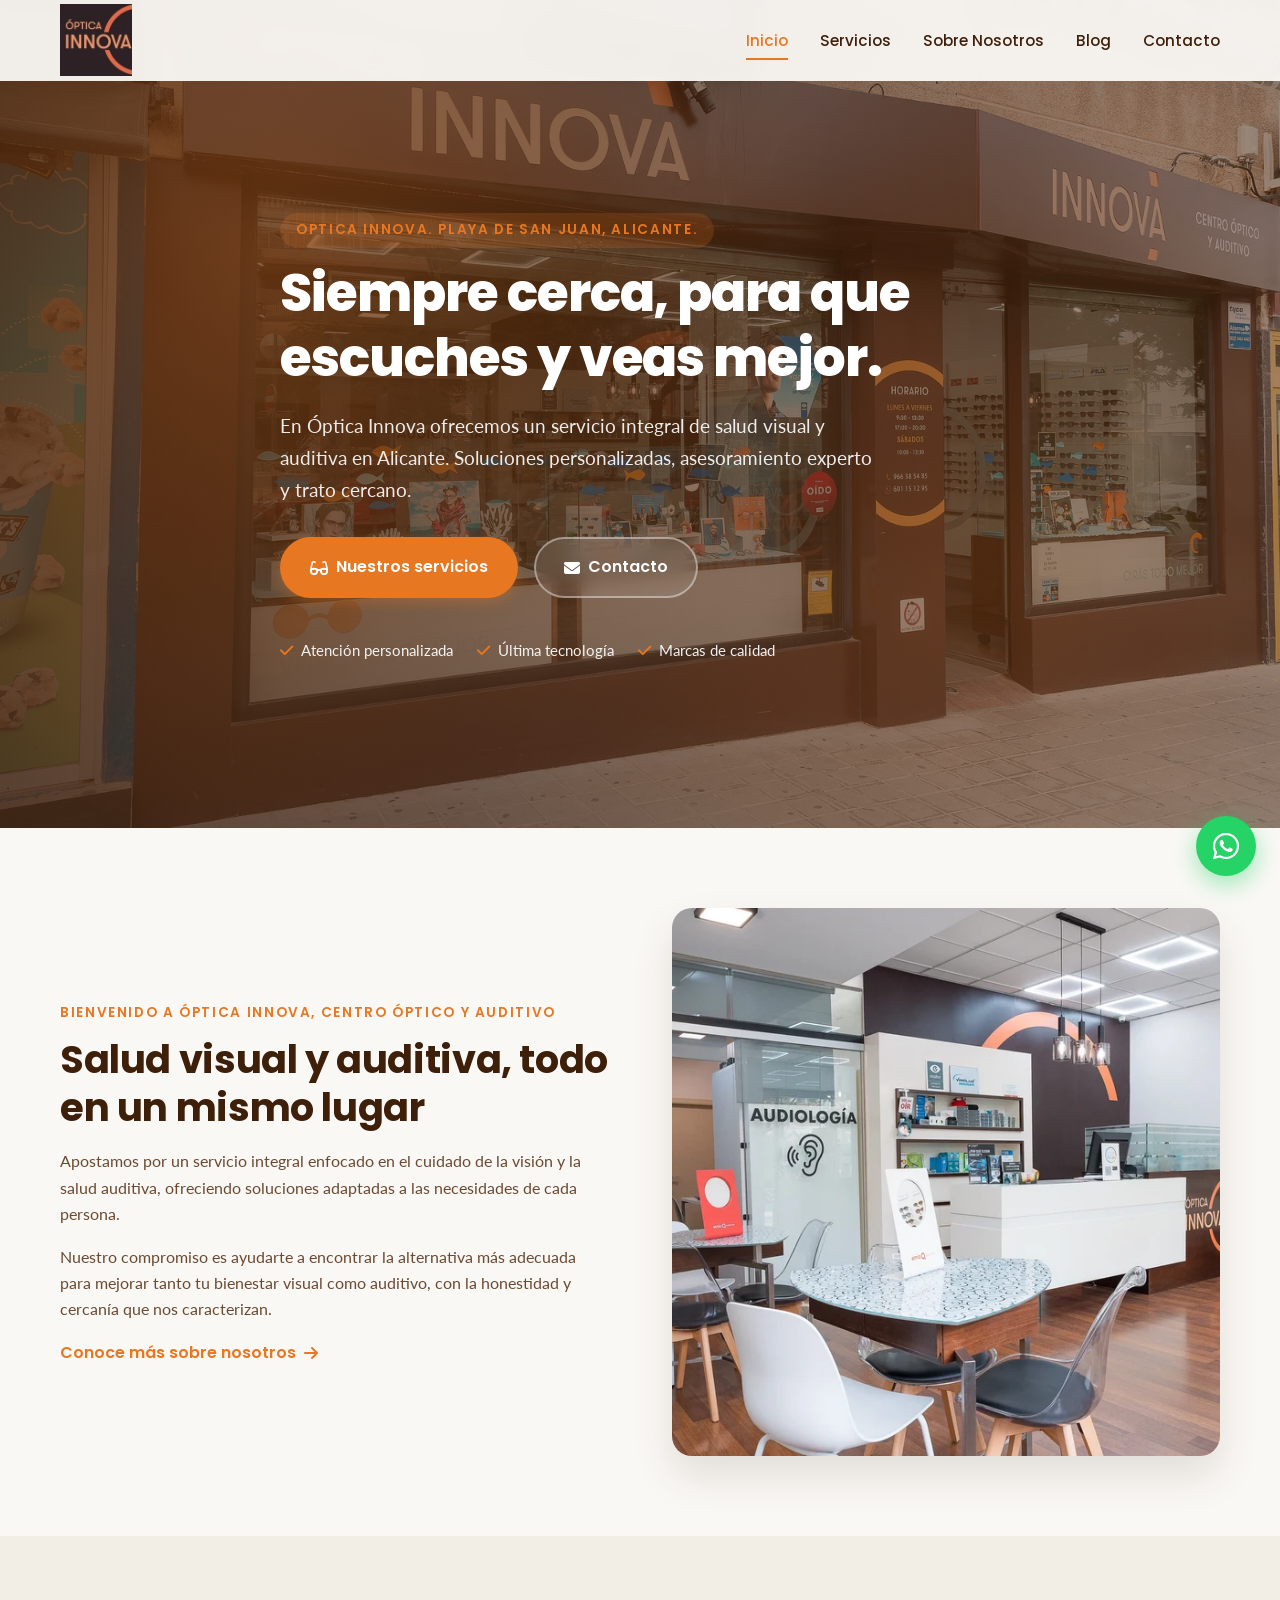
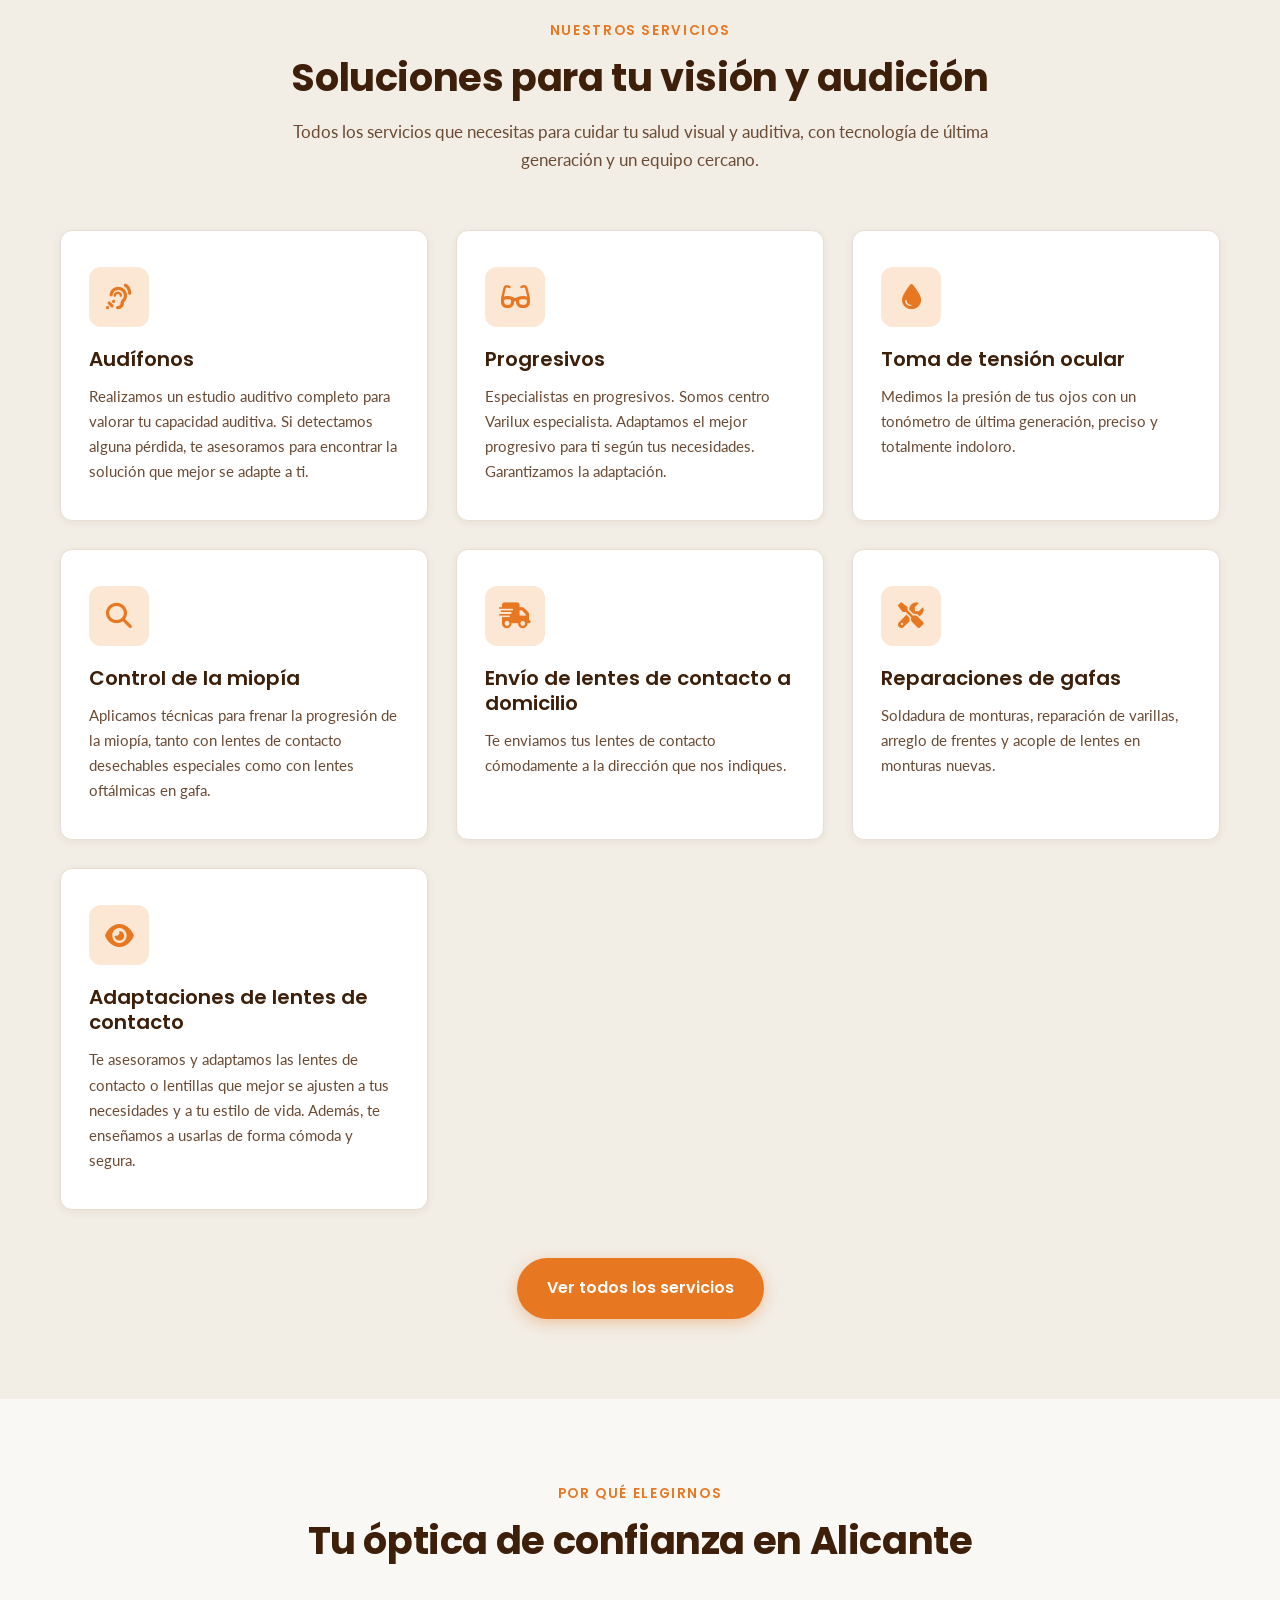
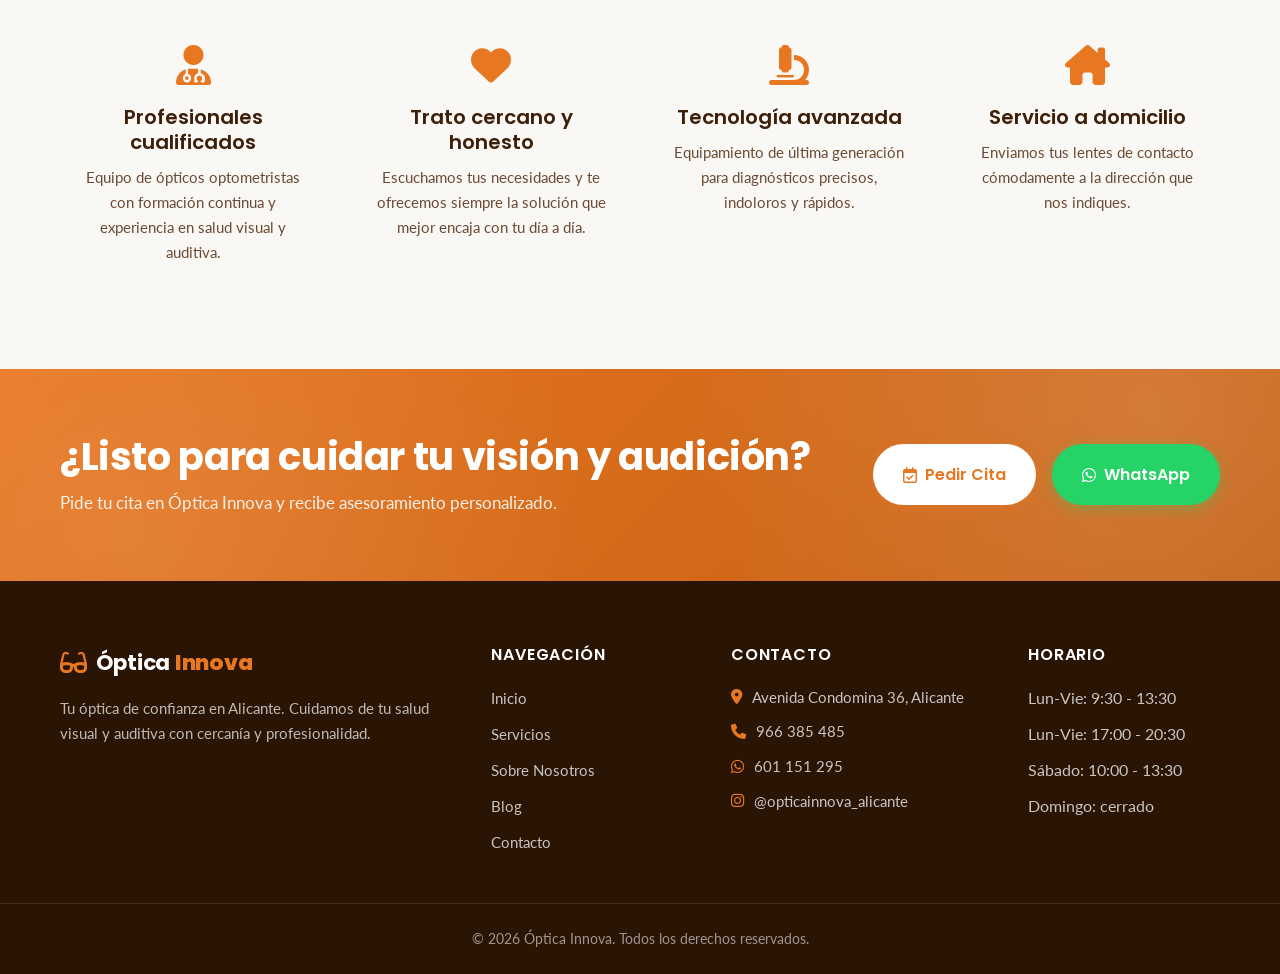
<file: index.html>
<!DOCTYPE html>
<html lang="es">
<head>
    <meta charset="UTF-8">
    <meta name="viewport" content="width=device-width, initial-scale=1.0">
    <title>Óptica en Alicante | Gafas, Lentillas y Audífonos | Óptica Innova</title>
    <meta name="description" content="Óptica Innova en Alicante. Especialistas en salud visual y auditiva: gafas graduadas, gafas de sol, lentes de contacto, audífonos y control de miopía. Pide tu cita.">
    <meta name="keywords" content="óptica en Alicante, gafas graduadas Alicante, audífonos Alicante, lentes de contacto Alicante, óptica Condomina, control miopía Alicante">
    <meta name="author" content="Óptica Innova">
    <meta name="robots" content="index, follow">
    <link rel="canonical" href="https://opticainnova.com/">

    <!-- Open Graph -->
    <meta property="og:type" content="website">
    <meta property="og:url" content="https://opticainnova.com/">
    <meta property="og:title" content="Óptica Innova | Salud Visual y Auditiva en Alicante">
    <meta property="og:description" content="Especialistas en gafas graduadas, lentes de contacto, audífonos y control de miopía en Alicante. Atención cercana y profesional.">
    <meta property="og:image" content="https://opticainnova.com/img/og-image.jpg">
    <meta property="og:locale" content="es_ES">

    <!-- Twitter -->
    <meta name="twitter:card" content="summary_large_image">
    <meta name="twitter:title" content="Óptica Innova | Salud Visual y Auditiva en Alicante">
    <meta name="twitter:description" content="Tu óptica de confianza en Alicante. Gafas, lentillas y audífonos.">

    <!-- Favicon -->
    <link rel="icon" type="image/png" href="img/favicon.png">

    <!-- Google Fonts -->
    <link rel="preconnect" href="https://fonts.googleapis.com">
    <link rel="preconnect" href="https://fonts.gstatic.com" crossorigin>
    <link href="https://fonts.googleapis.com/css2?family=Poppins:wght@400;500;600;700;800&family=Lato:wght@300;400;700&display=swap" rel="stylesheet">

    <!-- Font Awesome -->
    <link rel="stylesheet" href="https://cdnjs.cloudflare.com/ajax/libs/font-awesome/6.5.1/css/all.min.css">

    <!-- Preload imagen hero -->
    <link rel="preload" as="image" href="img/hero.webp">

    <!-- Estilos -->
    <link rel="stylesheet" href="css/styles.css">

    <!-- Schema.org LocalBusiness -->
    <script type="application/ld+json">
    {
      "@context": "https://schema.org",
      "@type": "Optician",
      "name": "Óptica Innova",
      "image": "https://opticainnova.com/img/og-image.jpg",
      "@id": "https://opticainnova.com",
      "url": "https://opticainnova.com",
      "telephone": "+34966385485",
      "priceRange": "€€",
      "address": {
        "@type": "PostalAddress",
        "streetAddress": "Avenida Condomina 36",
        "addressLocality": "Alicante",
        "addressRegion": "Alicante",
        "postalCode": "03540",
        "addressCountry": "ES"
      },
      "geo": {
        "@type": "GeoCoordinates",
        "latitude": 38.367,
        "longitude": -0.435
      },
      "openingHoursSpecification": [
        {
          "@type": "OpeningHoursSpecification",
          "dayOfWeek": ["Monday","Tuesday","Wednesday","Thursday","Friday"],
          "opens": "09:30",
          "closes": "13:30"
        },
        {
          "@type": "OpeningHoursSpecification",
          "dayOfWeek": ["Monday","Tuesday","Wednesday","Thursday","Friday"],
          "opens": "17:00",
          "closes": "20:30"
        },
        {
          "@type": "OpeningHoursSpecification",
          "dayOfWeek": "Saturday",
          "opens": "10:00",
          "closes": "13:30"
        }
      ],
      "sameAs": []
    }
    </script>
</head>
<body>

    <!-- HEADER / NAVEGACIÓN -->
    <header class="site-header" id="siteHeader">
        <div class="container header-inner">
            <a href="index.html" class="logo" aria-label="Óptica Innova - Inicio">
                <img src="img/logo.webp" alt="Óptica Innova" class="logo-img">
            </a>

            <button class="nav-toggle" id="navToggle" aria-label="Abrir menú" aria-expanded="false">
                <span></span><span></span><span></span>
            </button>

            <nav class="main-nav" id="mainNav" aria-label="Menú principal">
                <ul>
                    <li><a href="index.html" class="active">Inicio</a></li>
                    <li><a href="servicios.html">Servicios</a></li>
                    <li><a href="sobre-nosotros.html">Sobre Nosotros</a></li>
                    <li><a href="blog.html">Blog</a></li>
                    <li><a href="contacto.html">Contacto</a></li>
                </ul>
            </nav>
        </div>
    </header>

    <main>

        <!-- HERO -->
        <!-- Sugerencia imagen: Foto interior de la óptica o de un optometrista atendiendo a un cliente. Formato horizontal 1920x1080px -->
        <section class="hero" aria-label="Bienvenida">
            <div class="hero-bg" role="img" aria-label="Interior de Óptica Innova en Alicante"></div>
            <div class="container hero-content">
                <span class="hero-eyebrow">OPTICA INNOVA. PLAYA DE SAN JUAN, ALICANTE.</span>
                <h1>Siempre cerca, para que escuches y veas mejor.</h1>
                <p class="hero-text">En Óptica Innova ofrecemos un servicio integral de salud visual y auditiva en Alicante. Soluciones personalizadas, asesoramiento experto y trato cercano.</p>
                <div class="hero-cta">
                    <a href="servicios.html" class="btn btn-primary">
                        <i class="fa-solid fa-glasses"></i> Nuestros servicios
                    </a>
                    <a href="contacto.html" class="btn btn-secondary">
                        <i class="fa-solid fa-envelope"></i> Contacto
                    </a>
                </div>
                <ul class="hero-badges">
                    <li><i class="fa-solid fa-check"></i> Atención personalizada</li>
                    <li><i class="fa-solid fa-check"></i> Última tecnología</li>
                    <li><i class="fa-solid fa-check"></i> Marcas de calidad</li>
                </ul>
            </div>
        </section>

        <!-- SOBRE / INTRO -->
        <section class="section intro-section" aria-labelledby="introTitle">
            <div class="container grid-2">
                <div class="reveal">
                    <span class="eyebrow">Bienvenido a Óptica Innova, Centro óptico y auditivo</span>
                    <h2 id="introTitle">Salud visual y auditiva, todo en un mismo lugar</h2>
                    <p>Apostamos por un servicio integral enfocado en el cuidado de la visión y la salud auditiva, ofreciendo soluciones adaptadas a las necesidades de cada persona.</p>
                    <p>Nuestro compromiso es ayudarte a encontrar la alternativa más adecuada para mejorar tanto tu bienestar visual como auditivo, con la honestidad y cercanía que nos caracterizan.</p>
                    <a href="sobre-nosotros.html" class="btn-link">Conoce más sobre nosotros <i class="fa-solid fa-arrow-right"></i></a>
                </div>
                <!-- Sugerencia imagen: Foto del equipo o del óptico atendiendo. 600x600px -->
                <div class="intro-image reveal" role="img" aria-label="Equipo de Óptica Innova atendiendo a un cliente" data-bg="background: url('img/inicio1.webp') center center / cover no-repeat;"></div>
            </div>
        </section>

        <!-- SERVICIOS DESTACADOS -->
        <section class="section section-alt" aria-labelledby="servicesTitle">
            <div class="container">
                <div class="section-header reveal">
                    <span class="eyebrow">Nuestros Servicios</span>
                    <h2 id="servicesTitle">Soluciones para tu visión y audición</h2>
                    <p>Todos los servicios que necesitas para cuidar tu salud visual y auditiva, con tecnología de última generación y un equipo cercano.</p>
                </div>

                <div class="services-grid">
                    <article class="service-card reveal">
                        <div class="service-icon"><i class="fa-solid fa-ear-listen"></i></div>
                        <h3>Audífonos</h3>
                        <p>Realizamos un estudio auditivo completo para valorar tu capacidad auditiva. Si detectamos alguna pérdida, te asesoramos para encontrar la solución que mejor se adapte a ti.</p>
                    </article>

                    <article class="service-card reveal">
                        <div class="service-icon"><i class="fa-solid fa-glasses"></i></div>
                        <h3>Progresivos</h3>
                        <p>Especialistas en progresivos. Somos centro Varilux especialista. Adaptamos el mejor progresivo para ti según tus necesidades. Garantizamos la adaptación.</p>
                    </article>

                    <article class="service-card reveal">
                        <div class="service-icon"><i class="fa-solid fa-droplet"></i></div>
                        <h3>Toma de tensión ocular</h3>
                        <p>Medimos la presión de tus ojos con un tonómetro de última generación, preciso y totalmente indoloro.</p>
                    </article>

                    <article class="service-card reveal">
                        <div class="service-icon"><i class="fa-solid fa-magnifying-glass"></i></div>
                        <h3>Control de la miopía</h3>
                        <p>Aplicamos técnicas para frenar la progresión de la miopía, tanto con lentes de contacto desechables especiales como con lentes oftálmicas en gafa.</p>
                    </article>

                    <article class="service-card reveal">
                        <div class="service-icon"><i class="fa-solid fa-truck-fast"></i></div>
                        <h3>Envío de lentes de contacto a domicilio</h3>
                        <p>Te enviamos tus lentes de contacto cómodamente a la dirección que nos indiques.</p>
                    </article>

                    <article class="service-card reveal">
                        <div class="service-icon"><i class="fa-solid fa-screwdriver-wrench"></i></div>
                        <h3>Reparaciones de gafas</h3>
                        <p>Soldadura de monturas, reparación de varillas, arreglo de frentes y acople de lentes en monturas nuevas.</p>
                    </article>

                    <article class="service-card reveal">
                        <div class="service-icon"><i class="fa-solid fa-eye"></i></div>
                        <h3>Adaptaciones de lentes de contacto</h3>
                        <p>Te asesoramos y adaptamos las lentes de contacto o lentillas que mejor se ajusten a tus necesidades y a tu estilo de vida. Además, te enseñamos a usarlas de forma cómoda y segura.</p>
                    </article>
                </div>

                <div class="center-cta reveal">
                    <a href="servicios.html" class="btn btn-primary">Ver todos los servicios</a>
                </div>
            </div>
        </section>

        <!-- BENEFICIOS / POR QUÉ ELEGIRNOS -->
        <section class="section" aria-labelledby="whyTitle">
            <div class="container">
                <div class="section-header reveal">
                    <span class="eyebrow">Por qué elegirnos</span>
                    <h2 id="whyTitle">Tu óptica de confianza en Alicante</h2>
                </div>

                <div class="benefits-grid">
                    <div class="benefit reveal">
                        <i class="fa-solid fa-user-doctor"></i>
                        <h3>Profesionales cualificados</h3>
                        <p>Equipo de ópticos optometristas con formación continua y experiencia en salud visual y auditiva.</p>
                    </div>
                    <div class="benefit reveal">
                        <i class="fa-solid fa-heart"></i>
                        <h3>Trato cercano y honesto</h3>
                        <p>Escuchamos tus necesidades y te ofrecemos siempre la solución que mejor encaja con tu día a día.</p>
                    </div>
                    <div class="benefit reveal">
                        <i class="fa-solid fa-microscope"></i>
                        <h3>Tecnología avanzada</h3>
                        <p>Equipamiento de última generación para diagnósticos precisos, indoloros y rápidos.</p>
                    </div>
                    <div class="benefit reveal">
                        <i class="fa-solid fa-house-chimney"></i>
                        <h3>Servicio a domicilio</h3>
                        <p>Enviamos tus lentes de contacto cómodamente a la dirección que nos indiques.</p>
                    </div>
                </div>
            </div>
        </section>

        <!-- CTA FINAL -->
        <section class="cta-banner reveal" aria-labelledby="ctaTitle">
            <div class="container cta-inner">
                <div>
                    <h2 id="ctaTitle">¿Listo para cuidar tu visión y audición?</h2>
                    <p>Pide tu cita en Óptica Innova y recibe asesoramiento personalizado.</p>
                </div>
                <div class="cta-actions">
                    <a href="contacto.html" class="btn btn-primary"><i class="fa-regular fa-calendar-check"></i> Pedir Cita</a>
                    <a href="https://wa.me/34601151295" class="btn btn-whatsapp" target="_blank" rel="noopener"><i class="fa-brands fa-whatsapp"></i> WhatsApp</a>
                </div>
            </div>
        </section>

    </main>

    <!-- FOOTER -->
    <footer class="site-footer">
        <div class="container footer-grid">
            <div>
                <a href="index.html" class="logo logo-footer">
                    <i class="fa-solid fa-glasses"></i>
                    <span>Óptica <strong>Innova</strong></span>
                </a>
                <p>Tu óptica de confianza en Alicante. Cuidamos de tu salud visual y auditiva con cercanía y profesionalidad.</p>
            </div>
            <div>
                <h4>Navegación</h4>
                <ul class="footer-list">
                    <li><a href="index.html">Inicio</a></li>
                    <li><a href="servicios.html">Servicios</a></li>
                    <li><a href="sobre-nosotros.html">Sobre Nosotros</a></li>
                    <li><a href="blog.html">Blog</a></li>
                    <li><a href="contacto.html">Contacto</a></li>
                </ul>
            </div>
            <div>
                <h4>Contacto</h4>
                <ul class="footer-list footer-contact">
                    <li><i class="fa-solid fa-location-dot"></i> Avenida Condomina 36, Alicante</li>
                    <li><i class="fa-solid fa-phone"></i> <a href="tel:+34966385485">966 385 485</a></li>
                    <li><i class="fa-brands fa-whatsapp"></i> <a href="https://wa.me/34601151295" target="_blank" rel="noopener">601 151 295</a></li>
                    <li><i class="fa-brands fa-instagram"></i> <a href="https://www.instagram.com/opticainnova_alicante?igsh=OWp6ZGxqdWg0MnZ6" target="_blank" rel="noopener">@opticainnova_alicante</a></li>
                </ul>
            </div>
            <div>
                <h4>Horario</h4>
                <ul class="footer-list">
                    <li>Lun-Vie: 9:30 - 13:30</li>
                    <li>Lun-Vie: 17:00 - 20:30</li>
                    <li>Sábado: 10:00 - 13:30</li>
                    <li>Domingo: cerrado</li>
                </ul>
            </div>
        </div>
        <div class="footer-bottom">
            <div class="container">
                <p>&copy; <span id="currentYear"></span> Óptica Innova. Todos los derechos reservados.</p>
            </div>
        </div>
    </footer>

    <!-- WHATSAPP FLOTANTE -->
    <a href="https://wa.me/34601151295" class="whatsapp-float" target="_blank" rel="noopener" aria-label="Escríbenos por WhatsApp">
        <i class="fa-brands fa-whatsapp"></i>
    </a>

    <script src="js/main.js"></script>
</body>
</html>
</file>
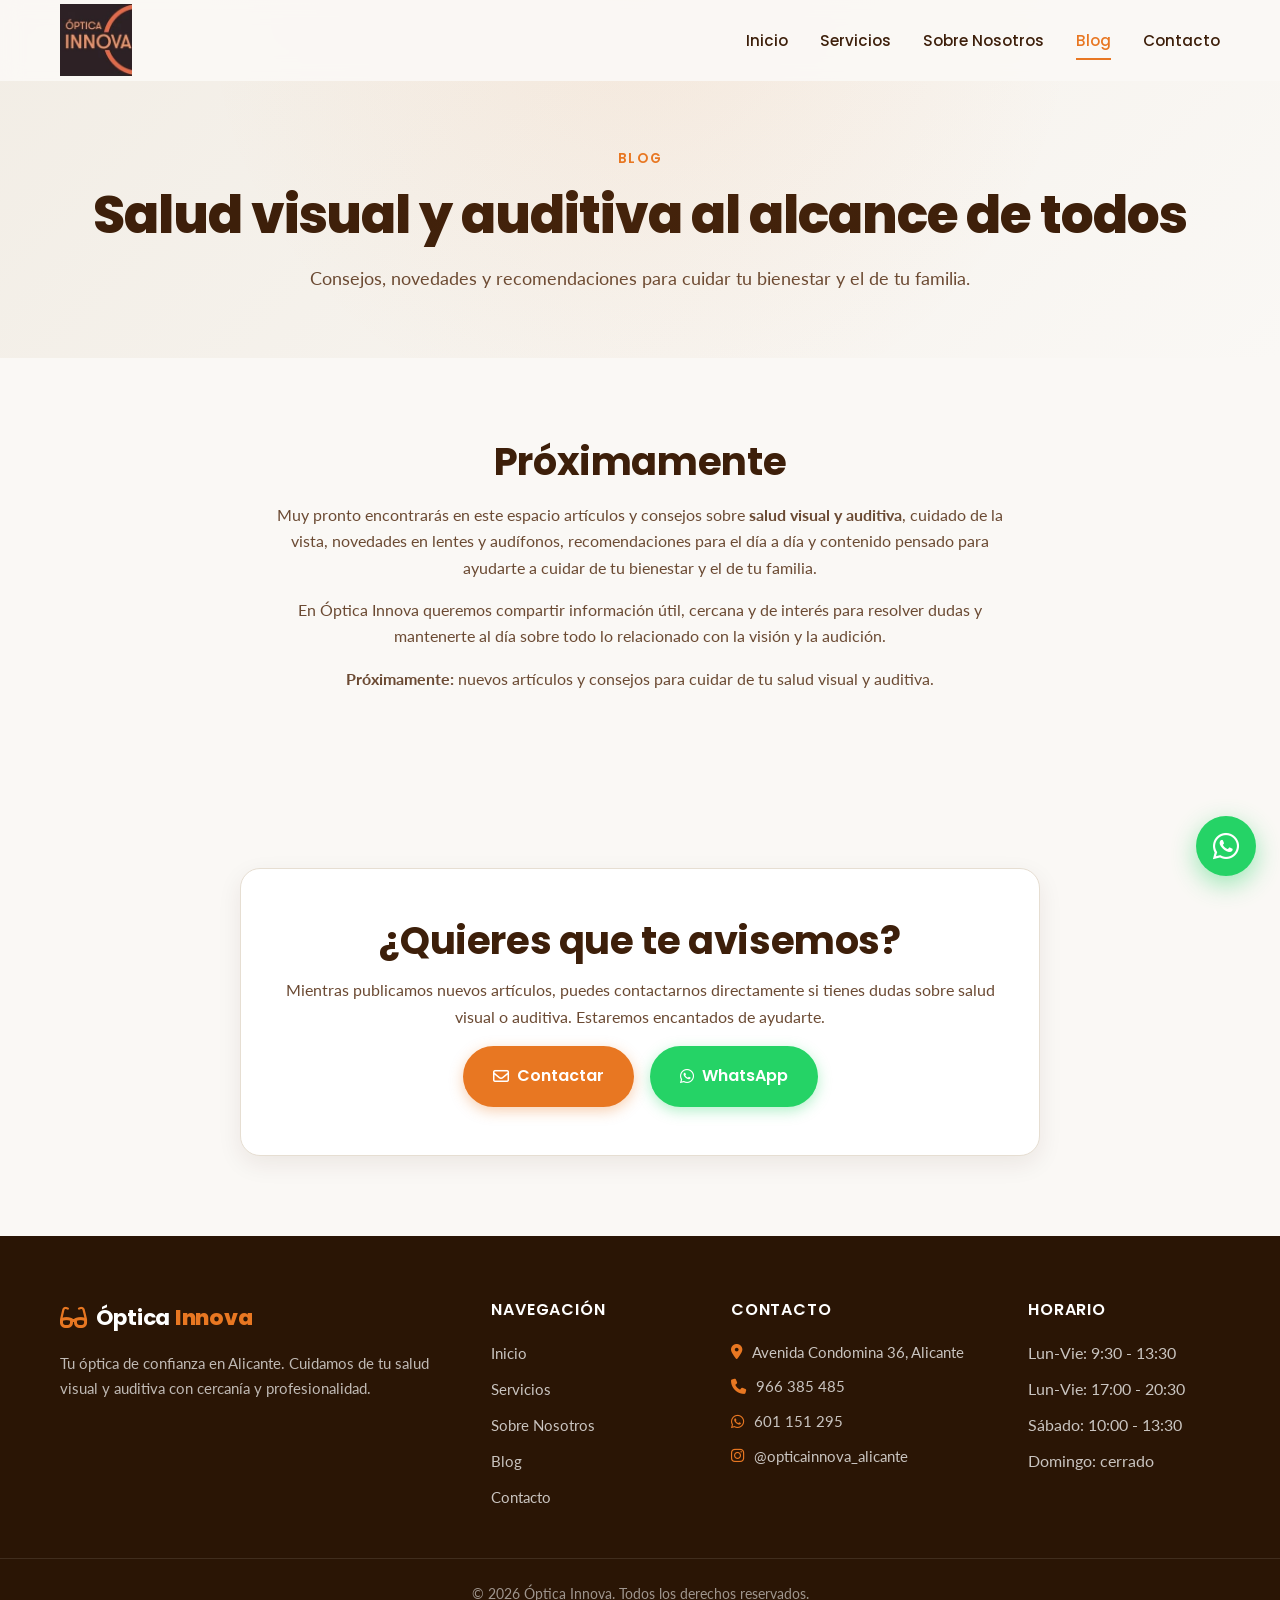
<file: blog.html>
<!DOCTYPE html>
<html lang="es">
<head>
    <meta charset="UTF-8">
    <meta name="viewport" content="width=device-width, initial-scale=1.0">
    <title>Blog de Salud Visual y Auditiva | Óptica Innova Alicante</title>
    <meta name="description" content="Blog de Óptica Innova: consejos sobre salud visual y auditiva, novedades en lentes, audífonos y cuidado de la vista en Alicante.">
    <meta name="keywords" content="blog óptica, consejos salud visual, cuidado vista, audición, miopía">
    <link rel="canonical" href="https://opticainnova.com/blog.html">

    <meta property="og:type" content="website">
    <meta property="og:url" content="https://opticainnova.com/blog.html">
    <meta property="og:title" content="Blog | Óptica Innova Alicante">
    <meta property="og:description" content="Consejos y artículos sobre salud visual y auditiva.">
    <meta property="og:image" content="https://opticainnova.com/img/og-image.jpg">
    <meta property="og:locale" content="es_ES">

    <link rel="icon" type="image/png" href="img/favicon.png">

    <link rel="preconnect" href="https://fonts.googleapis.com">
    <link rel="preconnect" href="https://fonts.gstatic.com" crossorigin>
    <link href="https://fonts.googleapis.com/css2?family=Poppins:wght@400;500;600;700;800&family=Lato:wght@300;400;700&display=swap" rel="stylesheet">

    <link rel="stylesheet" href="https://cdnjs.cloudflare.com/ajax/libs/font-awesome/6.5.1/css/all.min.css">
    <link rel="stylesheet" href="css/styles.css">
</head>
<body>

    <header class="site-header" id="siteHeader">
        <div class="container header-inner">
            <a href="index.html" class="logo" aria-label="Óptica Innova - Inicio">
                <img src="img/logo.webp" alt="Óptica Innova" class="logo-img">
            </a>
            <button class="nav-toggle" id="navToggle" aria-label="Abrir menú" aria-expanded="false">
                <span></span><span></span><span></span>
            </button>
            <nav class="main-nav" id="mainNav" aria-label="Menú principal">
                <ul>
                    <li><a href="index.html">Inicio</a></li>
                    <li><a href="servicios.html">Servicios</a></li>
                    <li><a href="sobre-nosotros.html">Sobre Nosotros</a></li>
                    <li><a href="blog.html" class="active">Blog</a></li>
                    <li><a href="contacto.html">Contacto</a></li>
                </ul>
            </nav>
        </div>
    </header>

    <main>

        <section class="page-hero" aria-label="Cabecera Blog">
            <div class="container">
                <span class="eyebrow">Blog</span>
                <h1>Salud visual y auditiva al alcance de todos</h1>
                <p>Consejos, novedades y recomendaciones para cuidar tu bienestar y el de tu familia.</p>
            </div>
        </section>

        <!-- INTRO BLOG -->
        <section class="section" aria-labelledby="blogIntroTitle">
            <div class="container blog-intro reveal">
                <h2 id="blogIntroTitle">Próximamente</h2>
                <p>Muy pronto encontrarás en este espacio artículos y consejos sobre <strong>salud visual y auditiva</strong>, cuidado de la vista, novedades en lentes y audífonos, recomendaciones para el día a día y contenido pensado para ayudarte a cuidar de tu bienestar y el de tu familia.</p>
                <p>En Óptica Innova queremos compartir información útil, cercana y de interés para resolver dudas y mantenerte al día sobre todo lo relacionado con la visión y la audición.</p>
                <p><strong>Próximamente:</strong> nuevos artículos y consejos para cuidar de tu salud visual y auditiva.</p>
            </div>
        </section>

        <!-- NEWSLETTER / AVISO -->
        <section class="section" aria-labelledby="notifyTitle">
            <div class="container notify-box reveal">
                <h2 id="notifyTitle">¿Quieres que te avisemos?</h2>
                <p>Mientras publicamos nuevos artículos, puedes contactarnos directamente si tienes dudas sobre salud visual o auditiva. Estaremos encantados de ayudarte.</p>
                <div class="cta-actions center">
                    <a href="contacto.html" class="btn btn-primary"><i class="fa-regular fa-envelope"></i> Contactar</a>
                    <a href="https://wa.me/34601151295" class="btn btn-whatsapp" target="_blank" rel="noopener"><i class="fa-brands fa-whatsapp"></i> WhatsApp</a>
                </div>
            </div>
        </section>

    </main>

    <footer class="site-footer">
        <div class="container footer-grid">
            <div>
                <a href="index.html" class="logo logo-footer">
                    <i class="fa-solid fa-glasses"></i>
                    <span>Óptica <strong>Innova</strong></span>
                </a>
                <p>Tu óptica de confianza en Alicante. Cuidamos de tu salud visual y auditiva con cercanía y profesionalidad.</p>
            </div>
            <div>
                <h4>Navegación</h4>
                <ul class="footer-list">
                    <li><a href="index.html">Inicio</a></li>
                    <li><a href="servicios.html">Servicios</a></li>
                    <li><a href="sobre-nosotros.html">Sobre Nosotros</a></li>
                    <li><a href="blog.html">Blog</a></li>
                    <li><a href="contacto.html">Contacto</a></li>
                </ul>
            </div>
            <div>
                <h4>Contacto</h4>
                <ul class="footer-list footer-contact">
                    <li><i class="fa-solid fa-location-dot"></i> Avenida Condomina 36, Alicante</li>
                    <li><i class="fa-solid fa-phone"></i> <a href="tel:+34966385485">966 385 485</a></li>
                    <li><i class="fa-brands fa-whatsapp"></i> <a href="https://wa.me/34601151295" target="_blank" rel="noopener">601 151 295</a></li>
                    <li><i class="fa-brands fa-instagram"></i> <a href="https://www.instagram.com/opticainnova_alicante?igsh=OWp6ZGxqdWg0MnZ6" target="_blank" rel="noopener">@opticainnova_alicante</a></li>
                </ul>
            </div>
            <div>
                <h4>Horario</h4>
                <ul class="footer-list">
                    <li>Lun-Vie: 9:30 - 13:30</li>
                    <li>Lun-Vie: 17:00 - 20:30</li>
                    <li>Sábado: 10:00 - 13:30</li>
                    <li>Domingo: cerrado</li>
                </ul>
            </div>
        </div>
        <div class="footer-bottom">
            <div class="container">
                <p>&copy; <span id="currentYear"></span> Óptica Innova. Todos los derechos reservados.</p>
            </div>
        </div>
    </footer>

    <a href="https://wa.me/34601151295" class="whatsapp-float" target="_blank" rel="noopener" aria-label="Escríbenos por WhatsApp">
        <i class="fa-brands fa-whatsapp"></i>
    </a>

    <script src="js/main.js"></script>
</body>
</html>
</file>
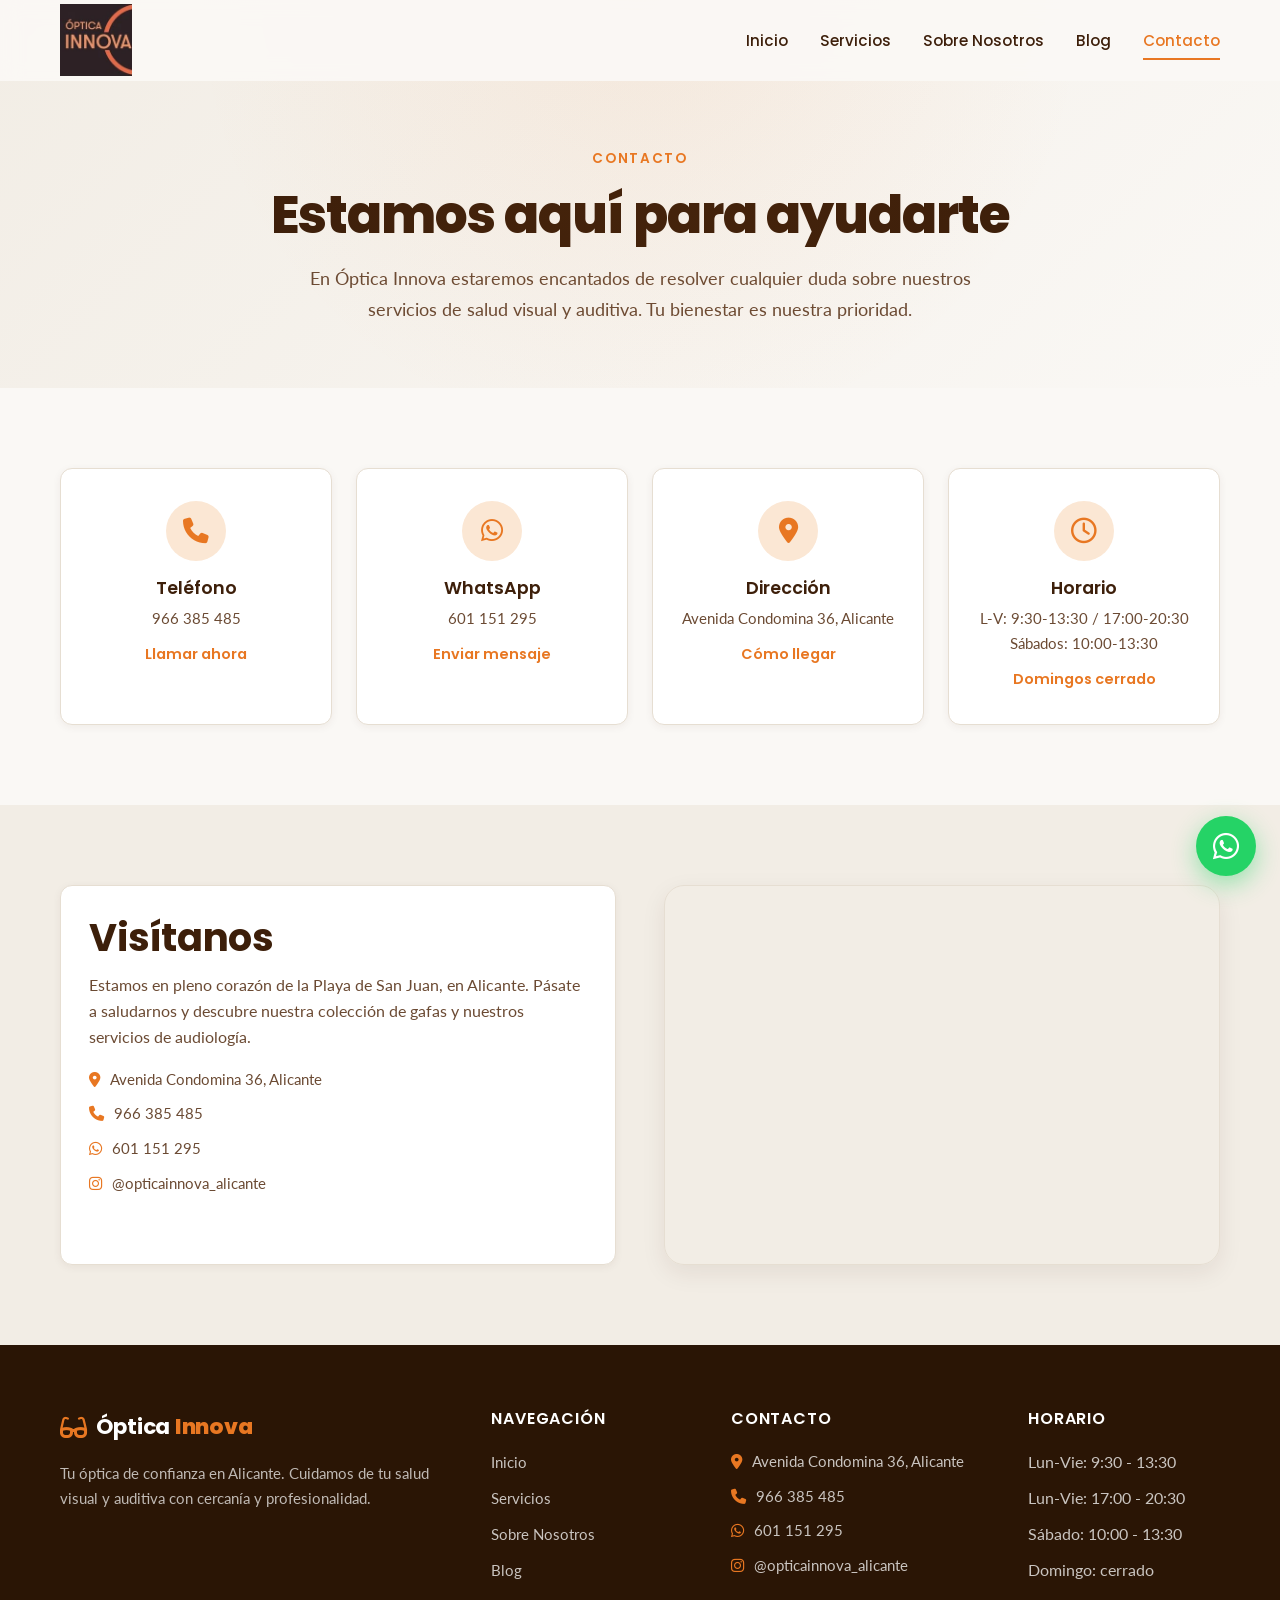
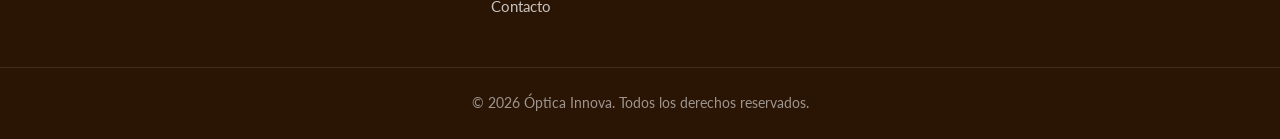
<file: contacto.html>
<!DOCTYPE html>
<html lang="es">
<head>
    <meta charset="UTF-8">
    <meta name="viewport" content="width=device-width, initial-scale=1.0">
    <title>Contacto y Pedir Cita | Óptica Innova Alicante</title>
    <meta name="description" content="Contacta con Óptica Innova en Alicante. Avenida Condomina 36. Teléfono 966 385 485 o WhatsApp. Pide tu cita de óptica o audiología.">
    <meta name="keywords" content="contacto óptica Alicante, pedir cita óptica, óptica Condomina, óptica Avenida Condomina, teléfono óptica Alicante">
    <link rel="canonical" href="https://opticainnova.com/contacto.html">

    <meta property="og:type" content="website">
    <meta property="og:url" content="https://opticainnova.com/contacto.html">
    <meta property="og:title" content="Contacto | Óptica Innova Alicante">
    <meta property="og:description" content="Pide tu cita o contáctanos por teléfono o WhatsApp.">
    <meta property="og:image" content="https://opticainnova.com/img/og-image.jpg">
    <meta property="og:locale" content="es_ES">

    <link rel="icon" type="image/png" href="img/favicon.png">

    <link rel="preconnect" href="https://fonts.googleapis.com">
    <link rel="preconnect" href="https://fonts.gstatic.com" crossorigin>
    <link href="https://fonts.googleapis.com/css2?family=Poppins:wght@400;500;600;700;800&family=Lato:wght@300;400;700&display=swap" rel="stylesheet">

    <link rel="stylesheet" href="https://cdnjs.cloudflare.com/ajax/libs/font-awesome/6.5.1/css/all.min.css">
    <link rel="stylesheet" href="css/styles.css">

    <script type="application/ld+json">
    {
      "@context": "https://schema.org",
      "@type": "Optician",
      "name": "Óptica Innova",
      "telephone": "+34966385485",
      "address": {
        "@type": "PostalAddress",
        "streetAddress": "Avenida Condomina 36",
        "addressLocality": "Alicante",
        "addressRegion": "Alicante",
        "addressCountry": "ES"
      },
      "url": "https://opticainnova.com/contacto.html"
    }
    </script>
</head>
<body>

    <header class="site-header" id="siteHeader">
        <div class="container header-inner">
            <a href="index.html" class="logo" aria-label="Óptica Innova - Inicio">
                <img src="img/logo.webp" alt="Óptica Innova" class="logo-img">
            </a>
            <button class="nav-toggle" id="navToggle" aria-label="Abrir menú" aria-expanded="false">
                <span></span><span></span><span></span>
            </button>
            <nav class="main-nav" id="mainNav" aria-label="Menú principal">
                <ul>
                    <li><a href="index.html">Inicio</a></li>
                    <li><a href="servicios.html">Servicios</a></li>
                    <li><a href="sobre-nosotros.html">Sobre Nosotros</a></li>
                    <li><a href="blog.html">Blog</a></li>
                    <li><a href="contacto.html" class="active">Contacto</a></li>
                </ul>
            </nav>
        </div>
    </header>

    <main>

        <section class="page-hero" aria-label="Cabecera Contacto">
            <div class="container">
                <span class="eyebrow">Contacto</span>
                <h1>Estamos aquí para ayudarte</h1>
                <p>En Óptica Innova estaremos encantados de resolver cualquier duda sobre nuestros servicios de salud visual y auditiva. Tu bienestar es nuestra prioridad.</p>
            </div>
        </section>

        <!-- INFO CONTACTO -->
        <section class="section" aria-labelledby="contactInfoTitle">
            <div class="container">
                <h2 id="contactInfoTitle" class="visually-hidden">Información de contacto</h2>
                <div class="contact-grid">

                    <a href="tel:+34966385485" class="contact-card reveal">
                        <div class="contact-icon"><i class="fa-solid fa-phone"></i></div>
                        <h3>Teléfono</h3>
                        <p>966 385 485</p>
                        <span class="contact-action">Llamar ahora</span>
                    </a>

                    <a href="https://wa.me/34601151295" target="_blank" rel="noopener" class="contact-card reveal">
                        <div class="contact-icon"><i class="fa-brands fa-whatsapp"></i></div>
                        <h3>WhatsApp</h3>
                        <p>601 151 295</p>
                        <span class="contact-action">Enviar mensaje</span>
                    </a>

                    <a href="https://www.google.com/maps/dir/?api=1&destination=Avenida+Condomina+36+Alicante" target="_blank" rel="noopener" class="contact-card reveal">
                        <div class="contact-icon"><i class="fa-solid fa-location-dot"></i></div>
                        <h3>Dirección</h3>
                        <p>Avenida Condomina 36, Alicante</p>
                        <span class="contact-action">Cómo llegar</span>
                    </a>

                    <div class="contact-card reveal no-link">
                        <div class="contact-icon"><i class="fa-regular fa-clock"></i></div>
                        <h3>Horario</h3>
                        <p>L-V: 9:30-13:30 / 17:00-20:30<br>Sábados: 10:00-13:30</p>
                        <span class="contact-action">Domingos cerrado</span>
                    </div>

                </div>
            </div>
        </section>

        <!-- MAPA + INFO -->
        <section class="section section-alt" id="ubicacion" aria-labelledby="visitTitle">
            <div class="container contact-layout">

                <div class="contact-side-info reveal">
                    <h2 id="visitTitle">Visítanos</h2>
                    <p>Estamos en pleno corazón de la Playa de San Juan, en Alicante. Pásate a saludarnos y descubre nuestra colección de gafas y nuestros servicios de audiología.</p>
                    <ul class="footer-list footer-contact">
                        <li><i class="fa-solid fa-location-dot"></i> Avenida Condomina 36, Alicante</li>
                        <li><i class="fa-solid fa-phone"></i> <a href="tel:+34966385485">966 385 485</a></li>
                        <li><i class="fa-brands fa-whatsapp"></i> <a href="https://wa.me/34601151295" target="_blank" rel="noopener">601 151 295</a></li>
                        <li><i class="fa-brands fa-instagram"></i> <a href="https://www.instagram.com/opticainnova_alicante?igsh=OWp6ZGxqdWg0MnZ6" target="_blank" rel="noopener">@opticainnova_alicante</a></li>
                    </ul>
                </div>

                <div class="contact-map reveal">
                    <iframe
                        src="https://www.google.com/maps?q=Avenida+Condomina+36,+Alicante&output=embed"
                        width="100%"
                        height="100%"
                        style="border:0;"
                        allowfullscreen=""
                        loading="lazy"
                        referrerpolicy="no-referrer-when-downgrade"
                        title="Ubicación de Óptica Innova en Avenida Condomina 36, Alicante">
                    </iframe>
                </div>

            </div>
        </section>

    </main>

    <footer class="site-footer">
        <div class="container footer-grid">
            <div>
                <a href="index.html" class="logo logo-footer">
                    <i class="fa-solid fa-glasses"></i>
                    <span>Óptica <strong>Innova</strong></span>
                </a>
                <p>Tu óptica de confianza en Alicante. Cuidamos de tu salud visual y auditiva con cercanía y profesionalidad.</p>
            </div>
            <div>
                <h4>Navegación</h4>
                <ul class="footer-list">
                    <li><a href="index.html">Inicio</a></li>
                    <li><a href="servicios.html">Servicios</a></li>
                    <li><a href="sobre-nosotros.html">Sobre Nosotros</a></li>
                    <li><a href="blog.html">Blog</a></li>
                    <li><a href="contacto.html">Contacto</a></li>
                </ul>
            </div>
            <div>
                <h4>Contacto</h4>
                <ul class="footer-list footer-contact">
                    <li><i class="fa-solid fa-location-dot"></i> Avenida Condomina 36, Alicante</li>
                    <li><i class="fa-solid fa-phone"></i> <a href="tel:+34966385485">966 385 485</a></li>
                    <li><i class="fa-brands fa-whatsapp"></i> <a href="https://wa.me/34601151295" target="_blank" rel="noopener">601 151 295</a></li>
                    <li><i class="fa-brands fa-instagram"></i> <a href="https://www.instagram.com/opticainnova_alicante?igsh=OWp6ZGxqdWg0MnZ6" target="_blank" rel="noopener">@opticainnova_alicante</a></li>
                </ul>
            </div>
            <div>
                <h4>Horario</h4>
                <ul class="footer-list">
                    <li>Lun-Vie: 9:30 - 13:30</li>
                    <li>Lun-Vie: 17:00 - 20:30</li>
                    <li>Sábado: 10:00 - 13:30</li>
                    <li>Domingo: cerrado</li>
                </ul>
            </div>
        </div>
        <div class="footer-bottom">
            <div class="container">
                <p>&copy; <span id="currentYear"></span> Óptica Innova. Todos los derechos reservados.</p>
            </div>
        </div>
    </footer>

    <a href="https://wa.me/34601151295" class="whatsapp-float" target="_blank" rel="noopener" aria-label="Escríbenos por WhatsApp">
        <i class="fa-brands fa-whatsapp"></i>
    </a>

    <script src="js/main.js"></script>
</body>
</html>
</file>
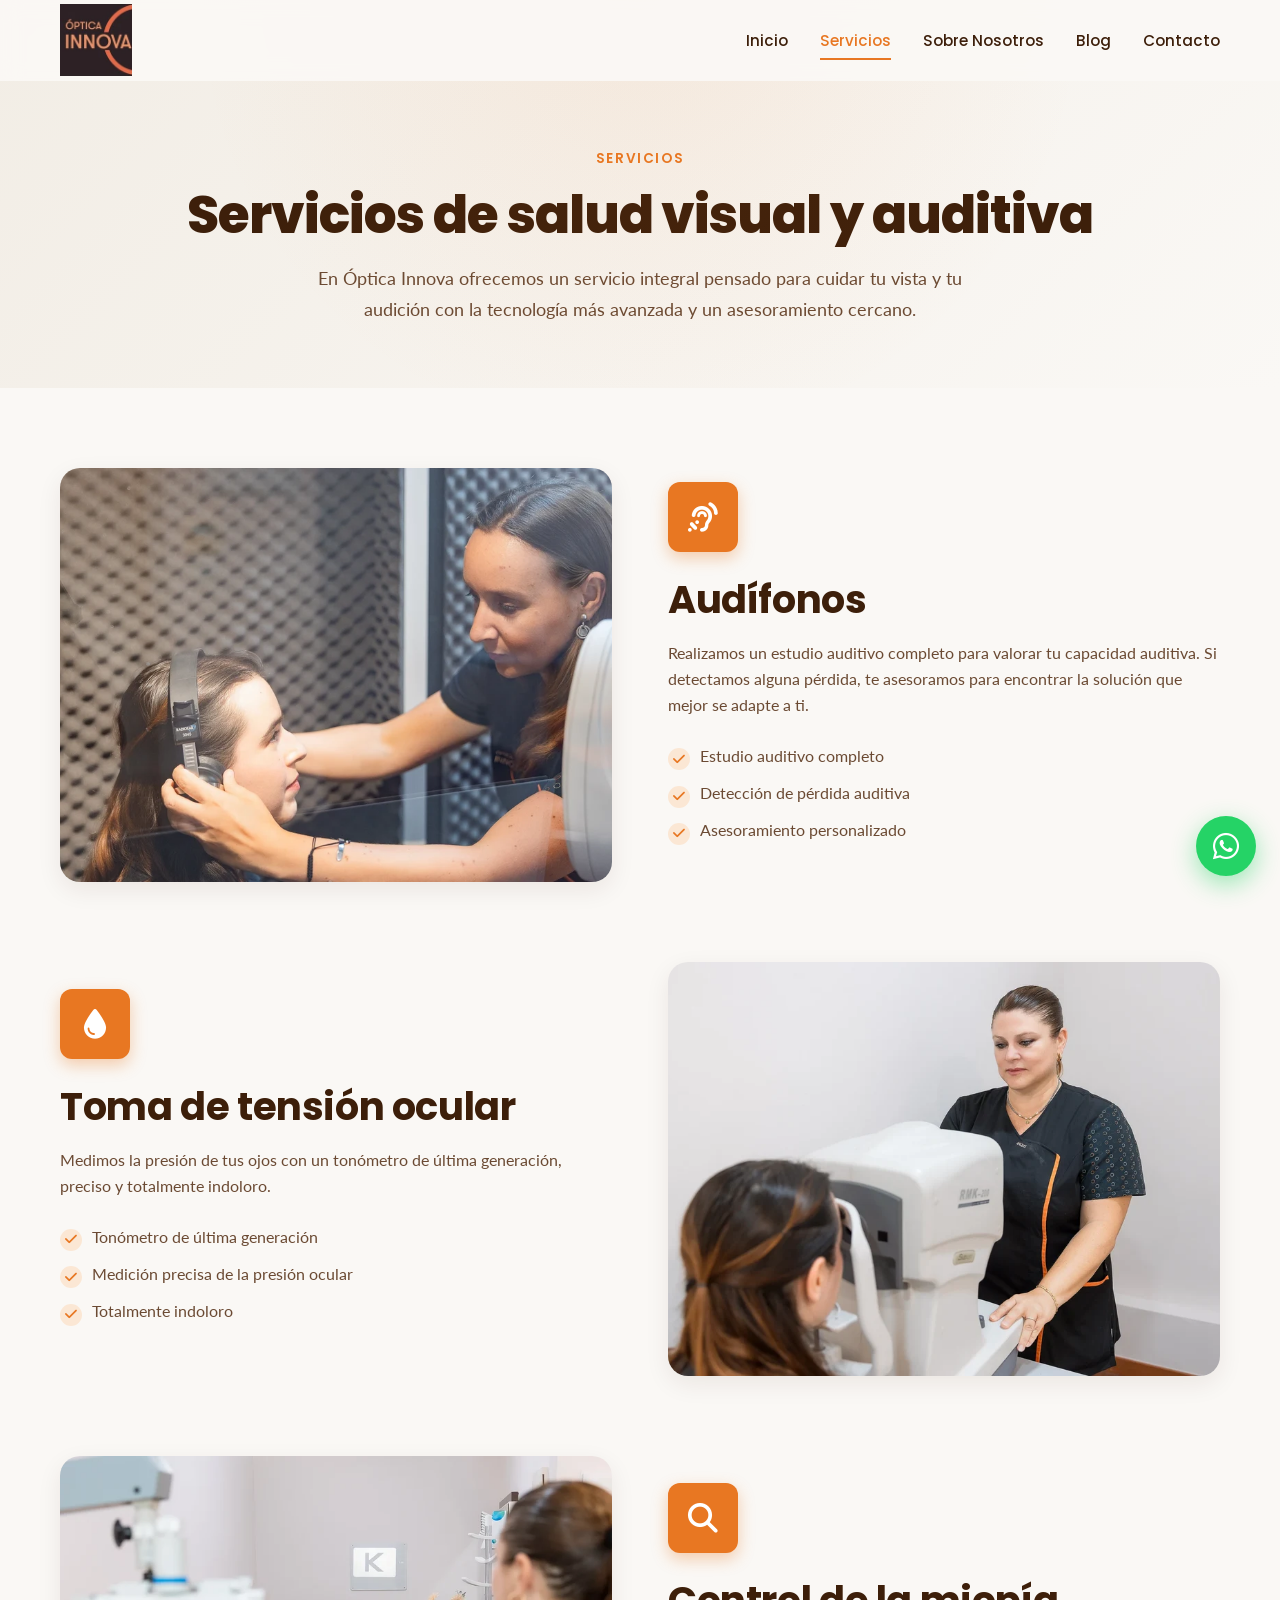
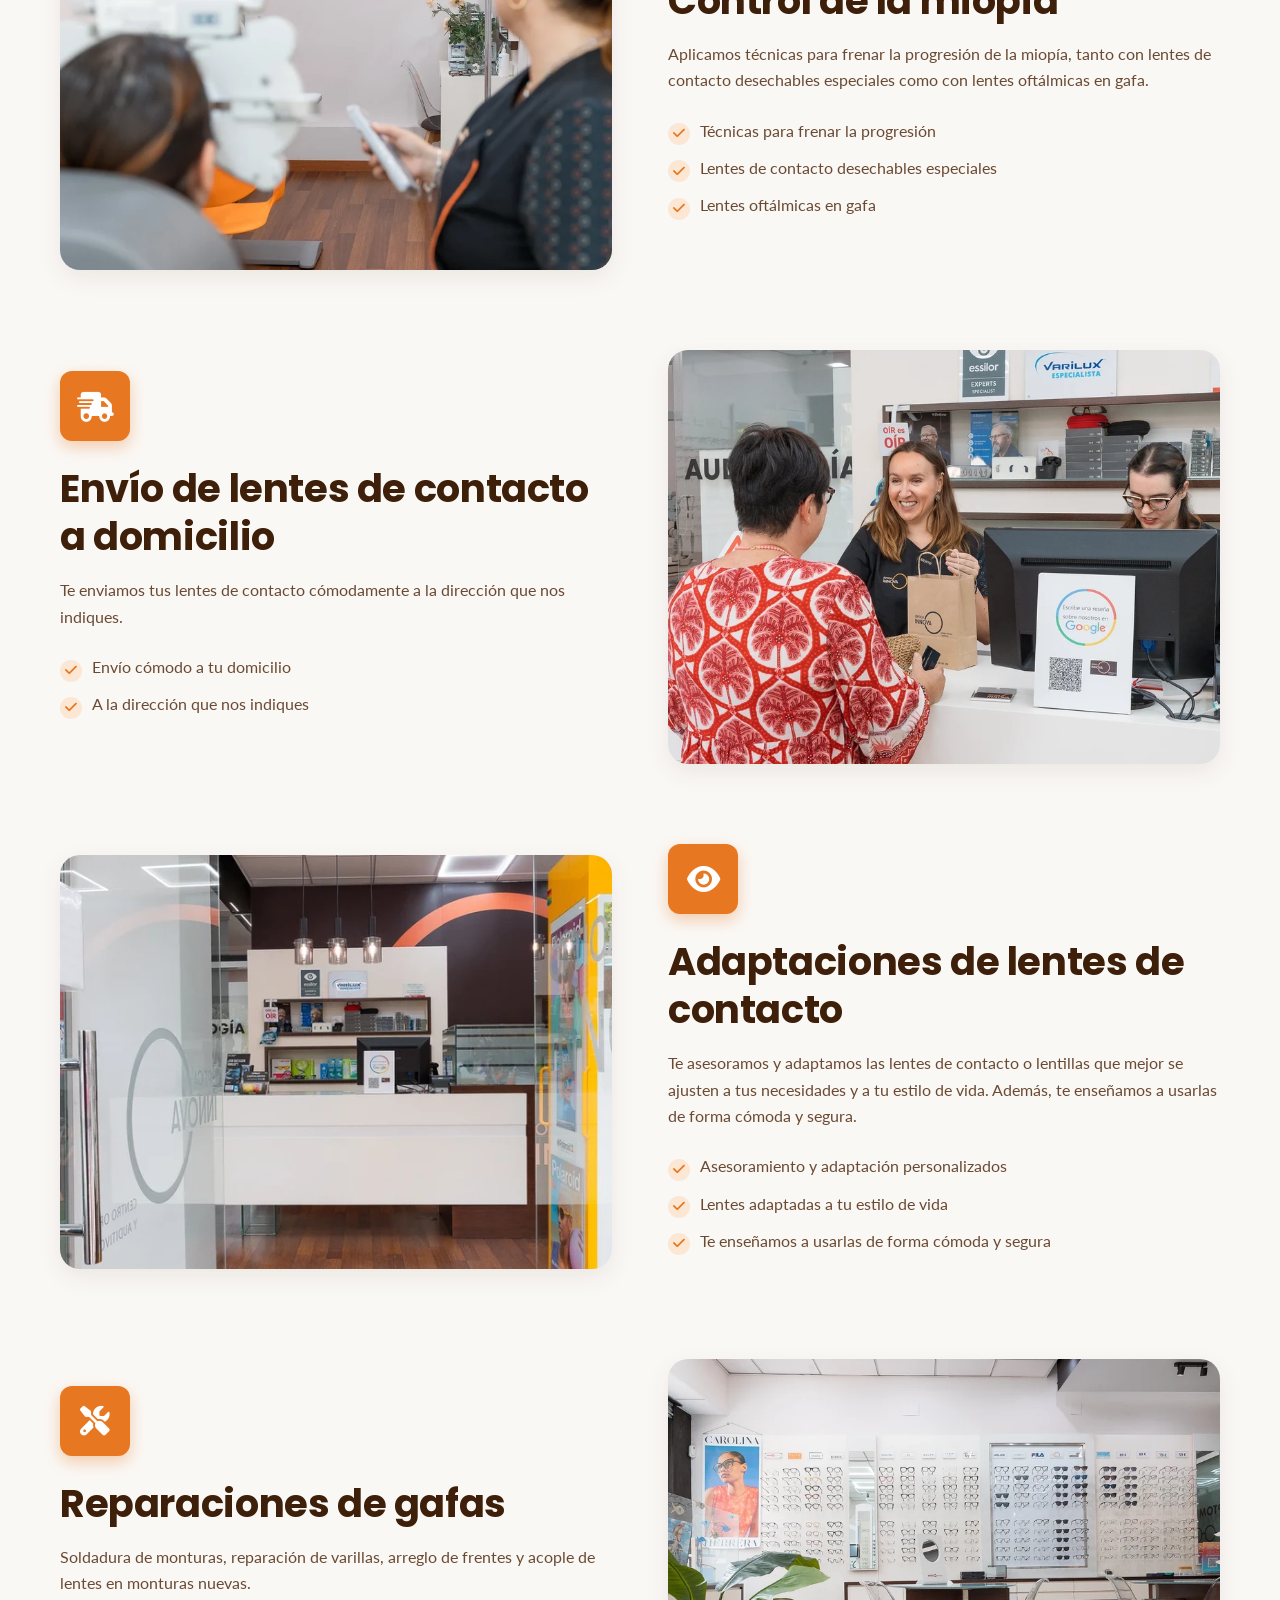
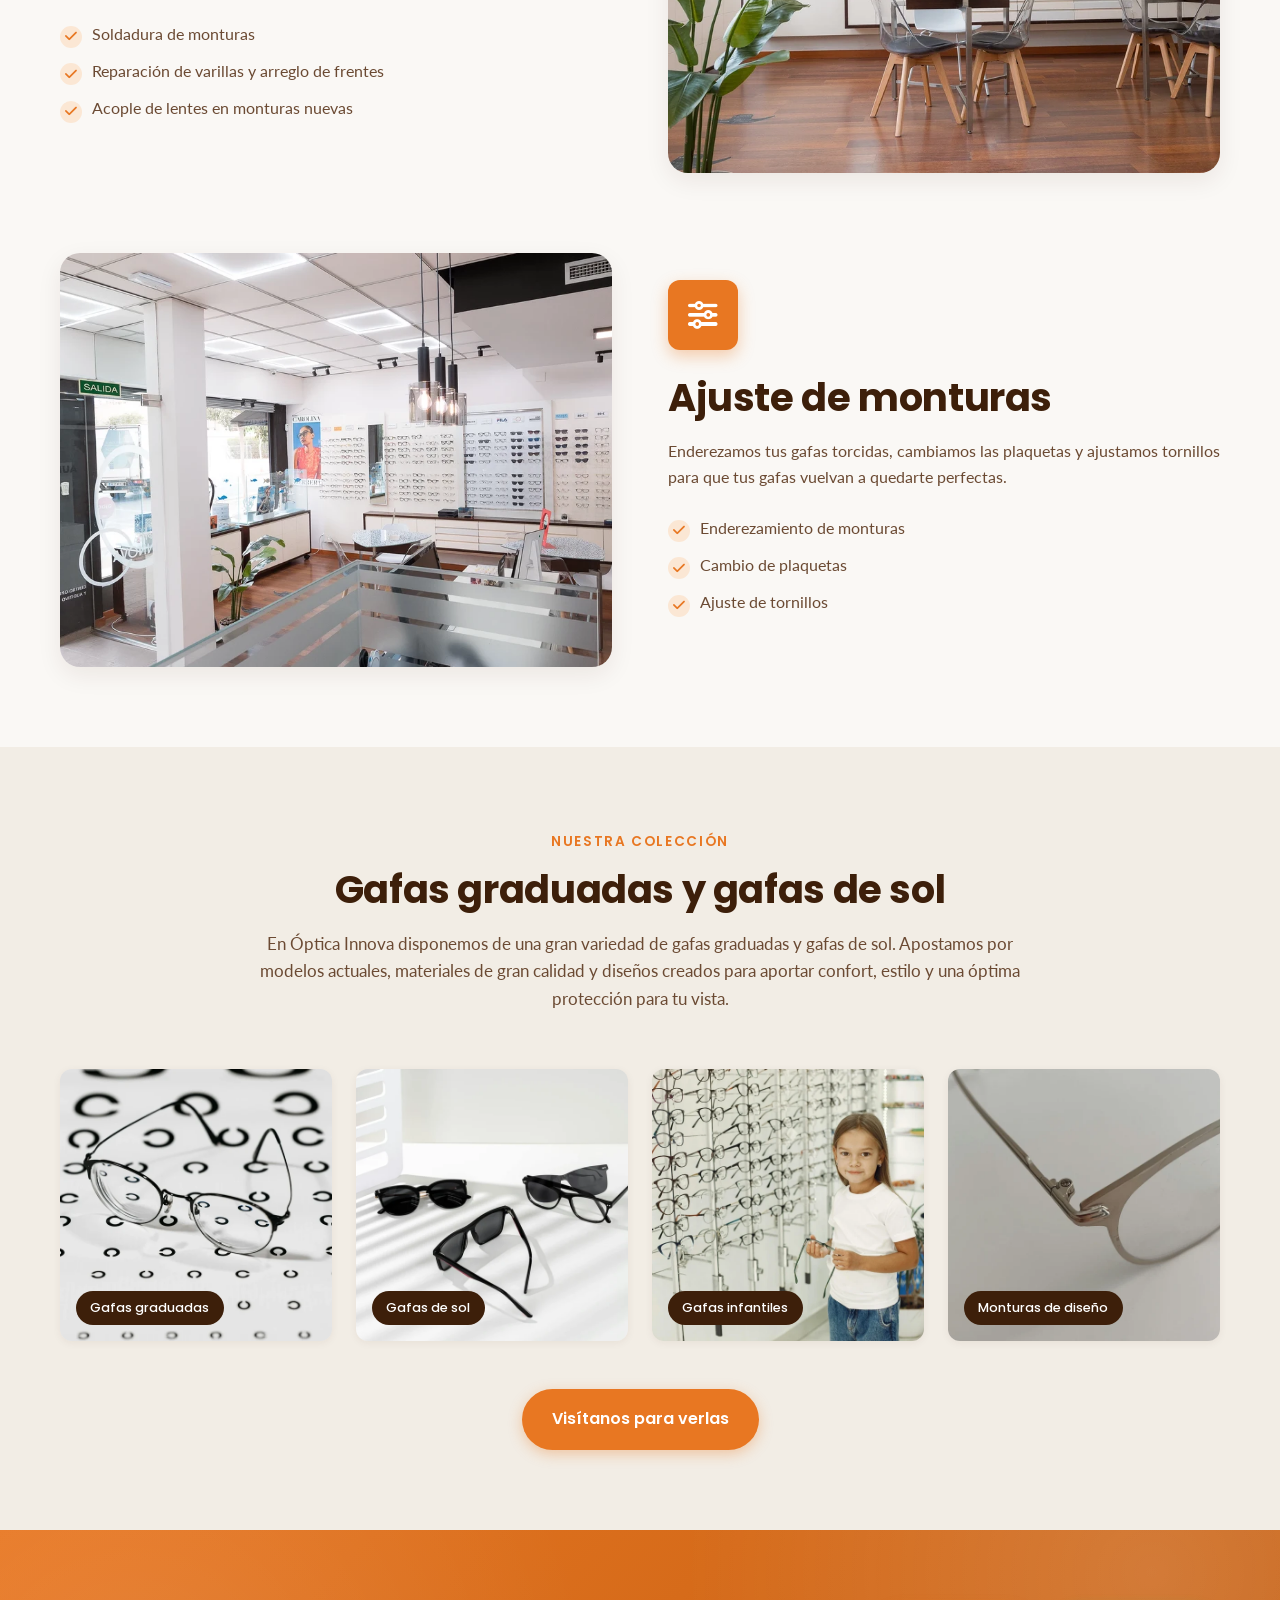
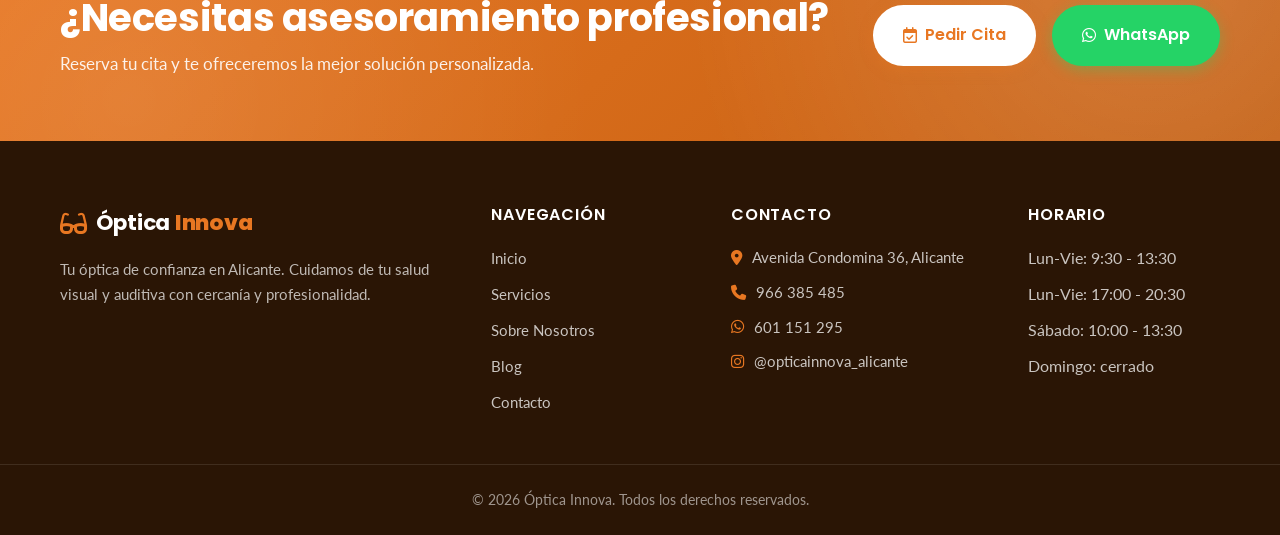
<file: servicios.html>
<!DOCTYPE html>
<html lang="es">
<head>
    <meta charset="UTF-8">
    <meta name="viewport" content="width=device-width, initial-scale=1.0">
    <title>Servicios de Óptica y Audiología en Alicante | Óptica Innova</title>
    <meta name="description" content="Servicios de Óptica Innova en Alicante: gafas graduadas, lentes de contacto, audífonos, audiometrías, control de miopía, tensión ocular y reparación de gafas.">
    <meta name="keywords" content="servicios óptica Alicante, audífonos Alicante, lentes de contacto Alicante, control miopía Alicante, tensión ocular Alicante">
    <link rel="canonical" href="https://opticainnova.com/servicios.html">

    <meta property="og:type" content="website">
    <meta property="og:url" content="https://opticainnova.com/servicios.html">
    <meta property="og:title" content="Servicios | Óptica Innova Alicante">
    <meta property="og:description" content="Todos nuestros servicios de salud visual y auditiva en Alicante.">
    <meta property="og:image" content="https://opticainnova.com/img/og-image.jpg">
    <meta property="og:locale" content="es_ES">

    <link rel="icon" type="image/png" href="img/favicon.png">

    <link rel="preconnect" href="https://fonts.googleapis.com">
    <link rel="preconnect" href="https://fonts.gstatic.com" crossorigin>
    <link href="https://fonts.googleapis.com/css2?family=Poppins:wght@400;500;600;700;800&family=Lato:wght@300;400;700&display=swap" rel="stylesheet">

    <link rel="stylesheet" href="https://cdnjs.cloudflare.com/ajax/libs/font-awesome/6.5.1/css/all.min.css">
    <link rel="stylesheet" href="css/styles.css">
</head>
<body>

    <header class="site-header" id="siteHeader">
        <div class="container header-inner">
            <a href="index.html" class="logo" aria-label="Óptica Innova - Inicio">
                <img src="img/logo.webp" alt="Óptica Innova" class="logo-img">
            </a>
            <button class="nav-toggle" id="navToggle" aria-label="Abrir menú" aria-expanded="false">
                <span></span><span></span><span></span>
            </button>
            <nav class="main-nav" id="mainNav" aria-label="Menú principal">
                <ul>
                    <li><a href="index.html">Inicio</a></li>
                    <li><a href="servicios.html" class="active">Servicios</a></li>
                    <li><a href="sobre-nosotros.html">Sobre Nosotros</a></li>
                    <li><a href="blog.html">Blog</a></li>
                    <li><a href="contacto.html">Contacto</a></li>
                </ul>
            </nav>
        </div>
    </header>

    <main>

        <!-- PAGE HEADER -->
        <section class="page-hero" aria-label="Cabecera de servicios">
            <div class="container">
                <span class="eyebrow">Servicios</span>
                <h1>Servicios de salud visual y auditiva</h1>
                <p>En Óptica Innova ofrecemos un servicio integral pensado para cuidar tu vista y tu audición con la tecnología más avanzada y un asesoramiento cercano.</p>
            </div>
        </section>

        <!-- SERVICIOS DETALLE -->
        <section class="section" aria-labelledby="servicesDetailTitle">
            <div class="container">
                <h2 id="servicesDetailTitle" class="visually-hidden">Servicios disponibles</h2>

                <div class="services-list">

                    <article class="service-item reveal">
                        <div class="service-image has-photo" role="img" aria-label="Equipo de audiometría" data-bg="background: url('img/servicio1.webp') center center / cover no-repeat;"></div>
                        <div class="service-info">
                            <div class="service-icon-lg"><i class="fa-solid fa-ear-listen"></i></div>
                            <h2>Audífonos</h2>
                            <p>Realizamos un estudio auditivo completo para valorar tu capacidad auditiva. Si detectamos alguna pérdida, te asesoramos para encontrar la solución que mejor se adapte a ti.</p>
                            <ul class="check-list">
                                <li><i class="fa-solid fa-check"></i> Estudio auditivo completo</li>
                                <li><i class="fa-solid fa-check"></i> Detección de pérdida auditiva</li>
                                <li><i class="fa-solid fa-check"></i> Asesoramiento personalizado</li>
                            </ul>
                        </div>
                    </article>

                    <article class="service-item reverse reveal">
                        <div class="service-image has-photo" role="img" aria-label="Equipo de medición de tensión ocular" data-bg="background: url('img/servicio2.webp') center center / cover no-repeat;"></div>
                        <div class="service-info">
                            <div class="service-icon-lg"><i class="fa-solid fa-droplet"></i></div>
                            <h2>Toma de tensión ocular</h2>
                            <p>Medimos la presión de tus ojos con un tonómetro de última generación, preciso y totalmente indoloro.</p>
                            <ul class="check-list">
                                <li><i class="fa-solid fa-check"></i> Tonómetro de última generación</li>
                                <li><i class="fa-solid fa-check"></i> Medición precisa de la presión ocular</li>
                                <li><i class="fa-solid fa-check"></i> Totalmente indoloro</li>
                            </ul>
                        </div>
                    </article>

                    <article class="service-item reveal">
                        <div class="service-image has-photo" role="img" aria-label="Control de miopía" data-bg="background: url('img/servicio3.webp') center center / cover no-repeat;"></div>
                        <div class="service-info">
                            <div class="service-icon-lg"><i class="fa-solid fa-magnifying-glass"></i></div>
                            <h2>Control de la miopía</h2>
                            <p>Aplicamos técnicas para frenar la progresión de la miopía, tanto con lentes de contacto desechables especiales como con lentes oftálmicas en gafa.</p>
                            <ul class="check-list">
                                <li><i class="fa-solid fa-check"></i> Técnicas para frenar la progresión</li>
                                <li><i class="fa-solid fa-check"></i> Lentes de contacto desechables especiales</li>
                                <li><i class="fa-solid fa-check"></i> Lentes oftálmicas en gafa</li>
                            </ul>
                        </div>
                    </article>

                    <article class="service-item reverse reveal">
                        <div class="service-image has-photo" role="img" aria-label="Envío a domicilio de lentes de contacto" data-bg="background: url('img/servicio4.webp') center center / cover no-repeat;"></div>
                        <div class="service-info">
                            <div class="service-icon-lg"><i class="fa-solid fa-truck-fast"></i></div>
                            <h2>Envío de lentes de contacto a domicilio</h2>
                            <p>Te enviamos tus lentes de contacto cómodamente a la dirección que nos indiques.</p>
                            <ul class="check-list">
                                <li><i class="fa-solid fa-check"></i> Envío cómodo a tu domicilio</li>
                                <li><i class="fa-solid fa-check"></i> A la dirección que nos indiques</li>
                            </ul>
                        </div>
                    </article>

                    <article class="service-item reveal">
                        <div class="service-image has-photo" role="img" aria-label="Adaptación de lentes de contacto" data-bg="background: url('img/servicio5.webp') center center / cover no-repeat;"></div>
                        <div class="service-info">
                            <div class="service-icon-lg"><i class="fa-solid fa-eye"></i></div>
                            <h2>Adaptaciones de lentes de contacto</h2>
                            <p>Te asesoramos y adaptamos las lentes de contacto o lentillas que mejor se ajusten a tus necesidades y a tu estilo de vida. Además, te enseñamos a usarlas de forma cómoda y segura.</p>
                            <ul class="check-list">
                                <li><i class="fa-solid fa-check"></i> Asesoramiento y adaptación personalizados</li>
                                <li><i class="fa-solid fa-check"></i> Lentes adaptadas a tu estilo de vida</li>
                                <li><i class="fa-solid fa-check"></i> Te enseñamos a usarlas de forma cómoda y segura</li>
                            </ul>
                        </div>
                    </article>

                    <article class="service-item reverse reveal">
                        <div class="service-image has-photo" role="img" aria-label="Reparación de gafas" data-bg="background: url('img/servicio6.webp') center center / cover no-repeat;"></div>
                        <div class="service-info">
                            <div class="service-icon-lg"><i class="fa-solid fa-screwdriver-wrench"></i></div>
                            <h2>Reparaciones de gafas</h2>
                            <p>Soldadura de monturas, reparación de varillas, arreglo de frentes y acople de lentes en monturas nuevas.</p>
                            <ul class="check-list">
                                <li><i class="fa-solid fa-check"></i> Soldadura de monturas</li>
                                <li><i class="fa-solid fa-check"></i> Reparación de varillas y arreglo de frentes</li>
                                <li><i class="fa-solid fa-check"></i> Acople de lentes en monturas nuevas</li>
                            </ul>
                        </div>
                    </article>

                    <article class="service-item reveal">
                        <div class="service-image has-photo" role="img" aria-label="Ajuste de monturas de gafas" data-bg="background: url('img/servicio7.webp') center center / cover no-repeat;"></div>
                        <div class="service-info">
                            <div class="service-icon-lg"><i class="fa-solid fa-sliders"></i></div>
                            <h2>Ajuste de monturas</h2>
                            <p>Enderezamos tus gafas torcidas, cambiamos las plaquetas y ajustamos tornillos para que tus gafas vuelvan a quedarte perfectas.</p>
                            <ul class="check-list">
                                <li><i class="fa-solid fa-check"></i> Enderezamiento de monturas</li>
                                <li><i class="fa-solid fa-check"></i> Cambio de plaquetas</li>
                                <li><i class="fa-solid fa-check"></i> Ajuste de tornillos</li>
                            </ul>
                        </div>
                    </article>

                </div>
            </div>
        </section>

        <!-- COLECCIÓN GAFAS -->
        <section class="section section-alt" aria-labelledby="glassesTitle">
            <div class="container">
                <div class="section-header reveal">
                    <span class="eyebrow">Nuestra colección</span>
                    <h2 id="glassesTitle">Gafas graduadas y gafas de sol</h2>
                    <p>En Óptica Innova disponemos de una gran variedad de gafas graduadas y gafas de sol. Apostamos por modelos actuales, materiales de gran calidad y diseños creados para aportar confort, estilo y una óptima protección para tu vista.</p>
                </div>

                <div class="gallery-grid">
                    <div class="gallery-item gallery-photo-graduadas reveal" role="img" aria-label="Gafas graduadas modernas disponibles en Óptica Innova Alicante" data-bg="background: url('img/gafasgraduadas.webp') center center / cover no-repeat;">
                        <span class="gallery-label">Gafas graduadas</span>
                    </div>
                    <div class="gallery-item gallery-photo-sol reveal" role="img" aria-label="Gafas de sol con protección UV en Óptica Innova Alicante" data-bg="background: url('img/gafassol.webp') center center / cover no-repeat;">
                        <span class="gallery-label">Gafas de sol</span>
                    </div>
                    <div class="gallery-item gallery-photo-infantiles reveal" role="img" aria-label="Gafas infantiles y monturas para niños en Óptica Innova Alicante" data-bg="background: url('img/gafasinfantiles.webp') center top / cover no-repeat;">
                        <span class="gallery-label">Gafas infantiles</span>
                    </div>
                    <div class="gallery-item gallery-photo-montura reveal" role="img" aria-label="Monturas de diseño y ajuste de monturas en Óptica Innova Alicante" data-bg="background: url('img/gafasmontura.webp') center center / cover no-repeat;">
                        <span class="gallery-label">Monturas de diseño</span>
                    </div>
                </div>

                <div class="center-cta reveal">
                    <a href="contacto.html" class="btn btn-primary">Visítanos para verlas</a>
                </div>
            </div>
        </section>

        <!-- CTA -->
        <section class="cta-banner reveal" aria-labelledby="ctaTitle">
            <div class="container cta-inner">
                <div>
                    <h2 id="ctaTitle">¿Necesitas asesoramiento profesional?</h2>
                    <p>Reserva tu cita y te ofreceremos la mejor solución personalizada.</p>
                </div>
                <div class="cta-actions">
                    <a href="contacto.html" class="btn btn-primary"><i class="fa-regular fa-calendar-check"></i> Pedir Cita</a>
                    <a href="https://wa.me/34601151295" class="btn btn-whatsapp" target="_blank" rel="noopener"><i class="fa-brands fa-whatsapp"></i> WhatsApp</a>
                </div>
            </div>
        </section>

    </main>

    <footer class="site-footer">
        <div class="container footer-grid">
            <div>
                <a href="index.html" class="logo logo-footer">
                    <i class="fa-solid fa-glasses"></i>
                    <span>Óptica <strong>Innova</strong></span>
                </a>
                <p>Tu óptica de confianza en Alicante. Cuidamos de tu salud visual y auditiva con cercanía y profesionalidad.</p>
            </div>
            <div>
                <h4>Navegación</h4>
                <ul class="footer-list">
                    <li><a href="index.html">Inicio</a></li>
                    <li><a href="servicios.html">Servicios</a></li>
                    <li><a href="sobre-nosotros.html">Sobre Nosotros</a></li>
                    <li><a href="blog.html">Blog</a></li>
                    <li><a href="contacto.html">Contacto</a></li>
                </ul>
            </div>
            <div>
                <h4>Contacto</h4>
                <ul class="footer-list footer-contact">
                    <li><i class="fa-solid fa-location-dot"></i> Avenida Condomina 36, Alicante</li>
                    <li><i class="fa-solid fa-phone"></i> <a href="tel:+34966385485">966 385 485</a></li>
                    <li><i class="fa-brands fa-whatsapp"></i> <a href="https://wa.me/34601151295" target="_blank" rel="noopener">601 151 295</a></li>
                    <li><i class="fa-brands fa-instagram"></i> <a href="https://www.instagram.com/opticainnova_alicante?igsh=OWp6ZGxqdWg0MnZ6" target="_blank" rel="noopener">@opticainnova_alicante</a></li>
                </ul>
            </div>
            <div>
                <h4>Horario</h4>
                <ul class="footer-list">
                    <li>Lun-Vie: 9:30 - 13:30</li>
                    <li>Lun-Vie: 17:00 - 20:30</li>
                    <li>Sábado: 10:00 - 13:30</li>
                    <li>Domingo: cerrado</li>
                </ul>
            </div>
        </div>
        <div class="footer-bottom">
            <div class="container">
                <p>&copy; <span id="currentYear"></span> Óptica Innova. Todos los derechos reservados.</p>
            </div>
        </div>
    </footer>

    <a href="https://wa.me/34601151295" class="whatsapp-float" target="_blank" rel="noopener" aria-label="Escríbenos por WhatsApp">
        <i class="fa-brands fa-whatsapp"></i>
    </a>

    <script src="js/main.js"></script>
</body>
</html>
</file>
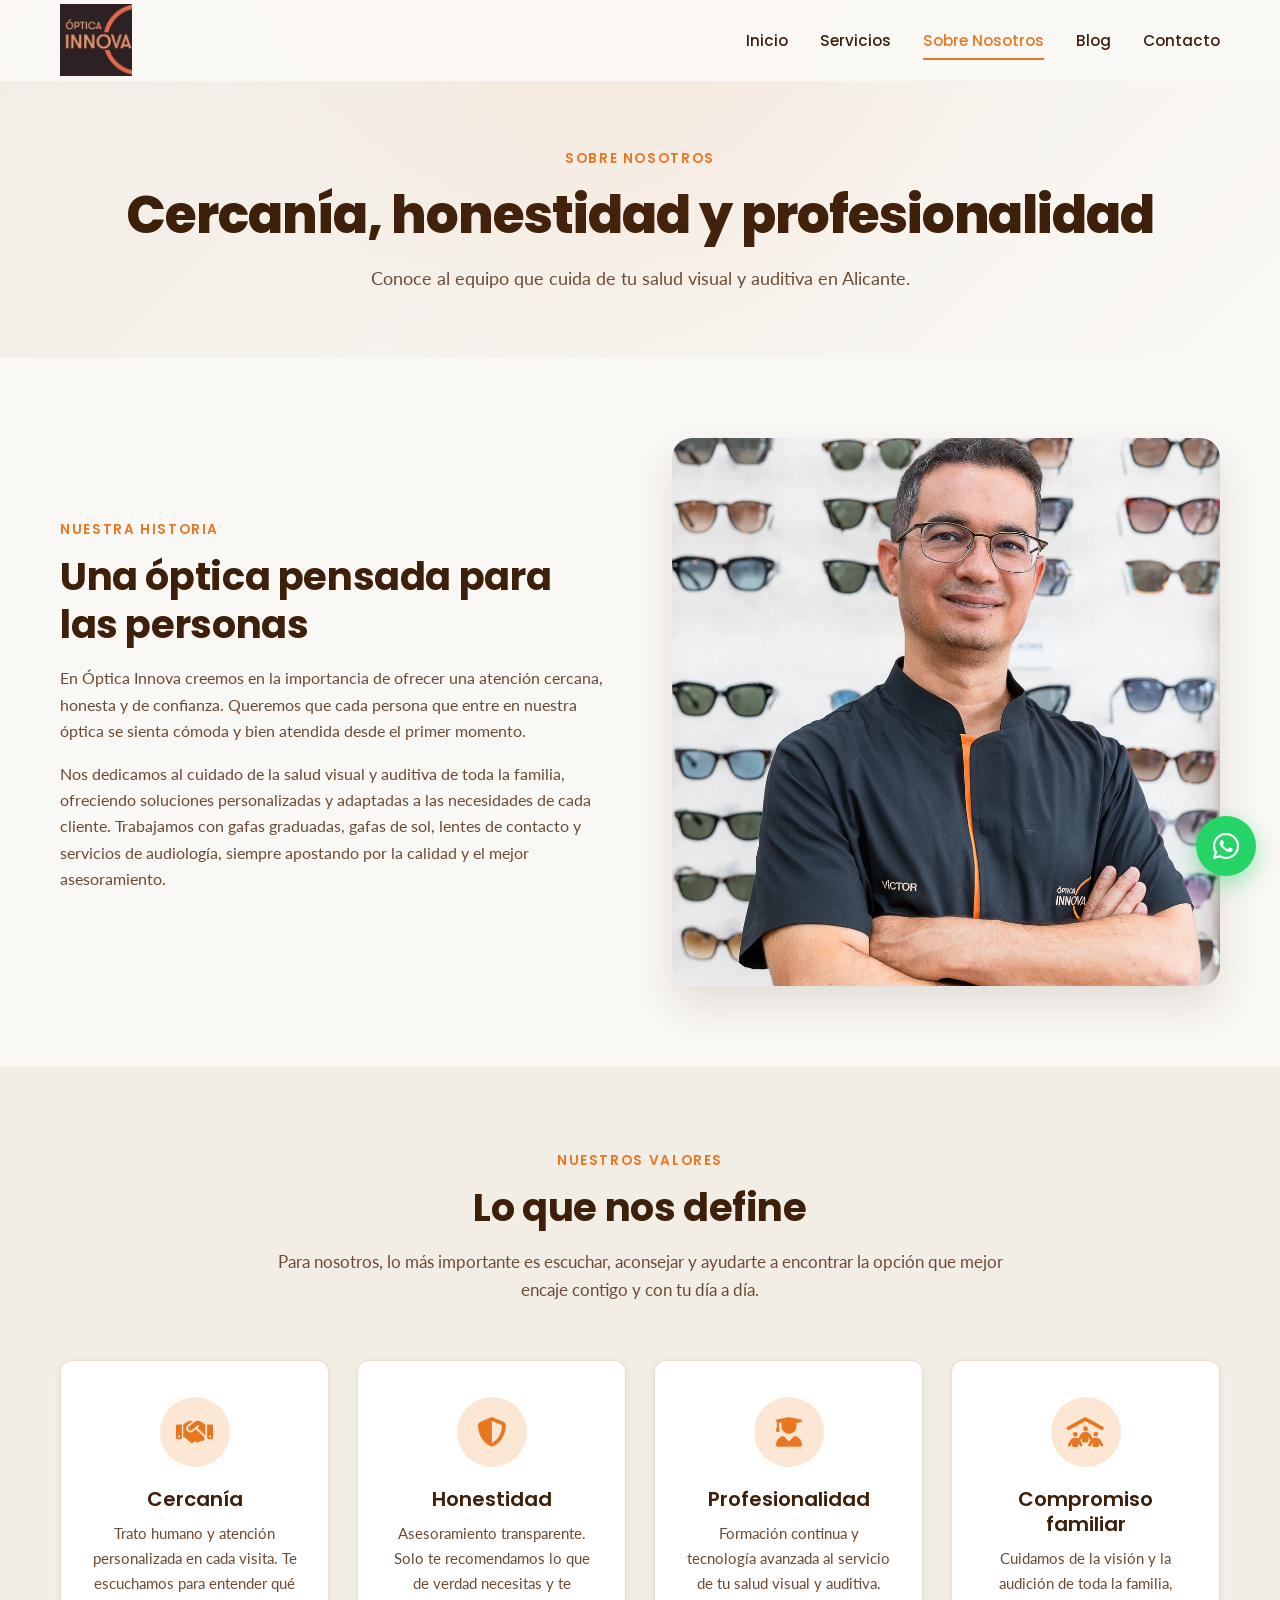
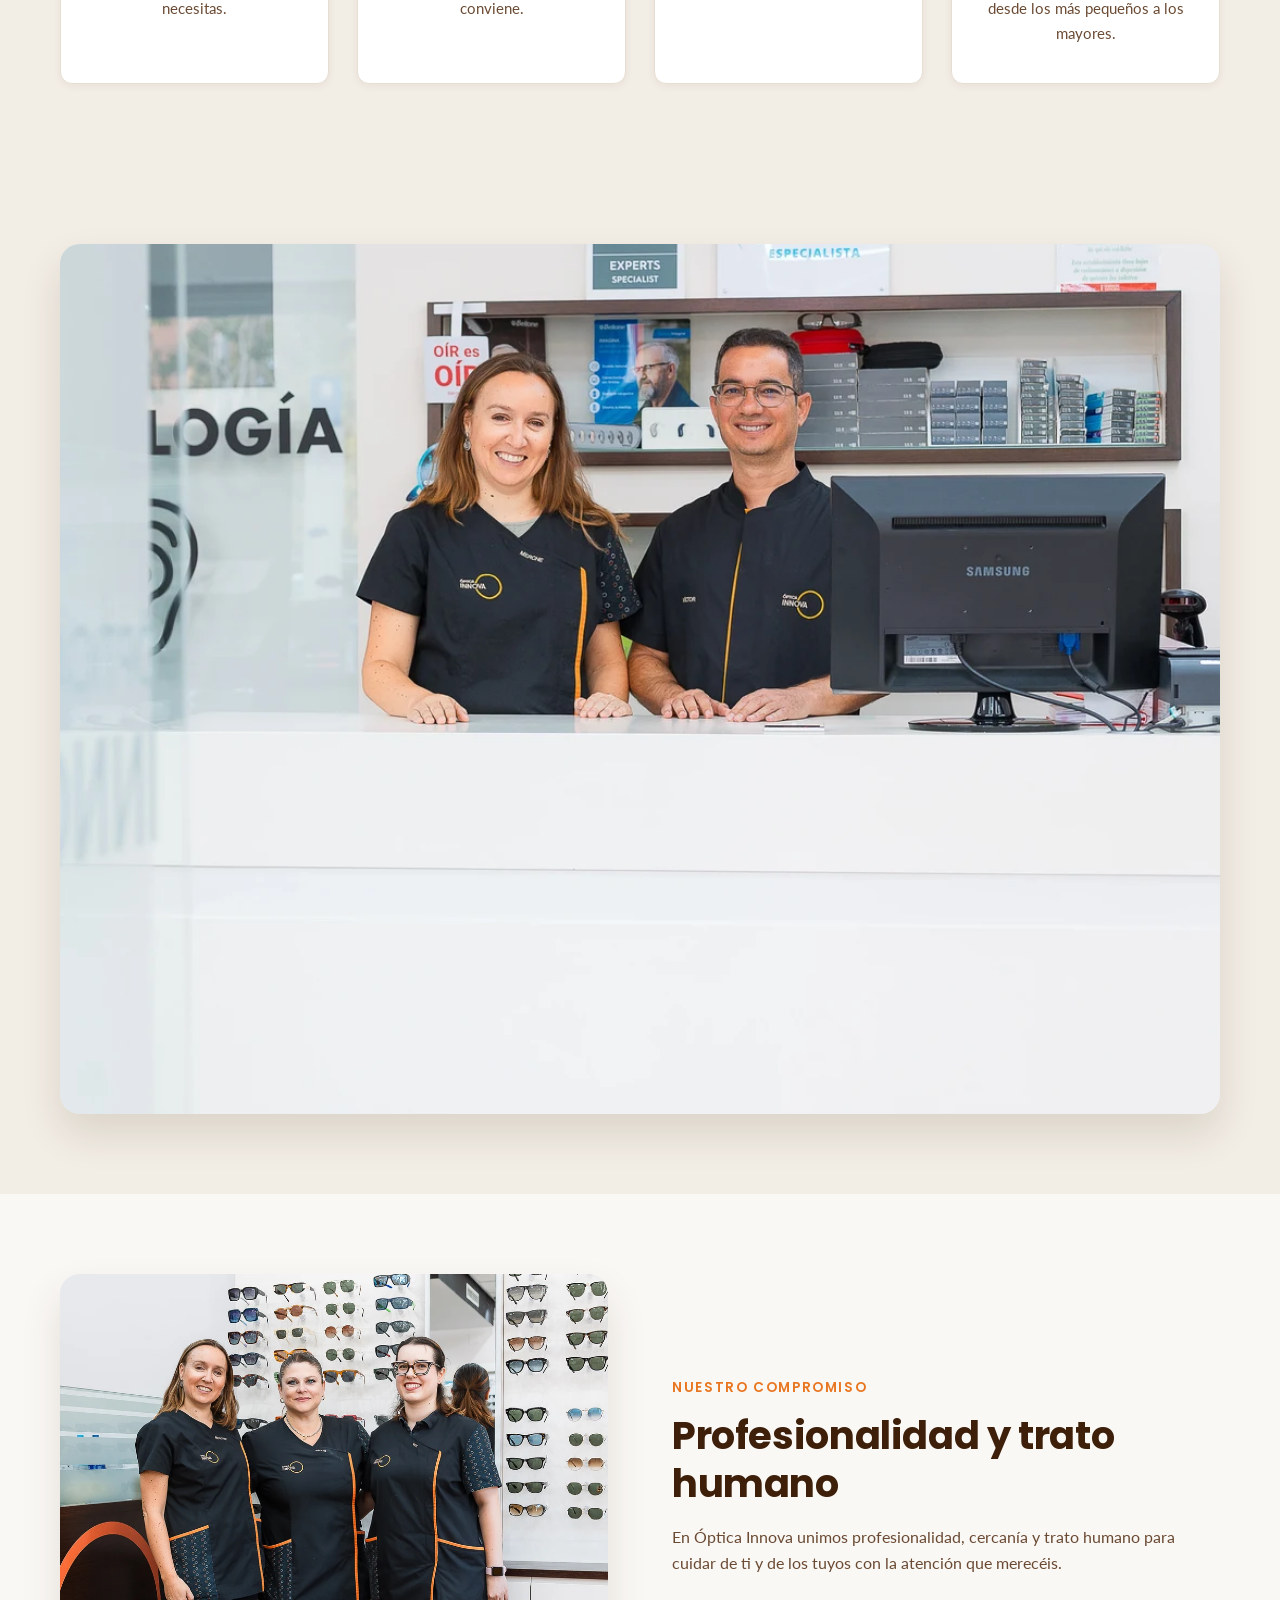
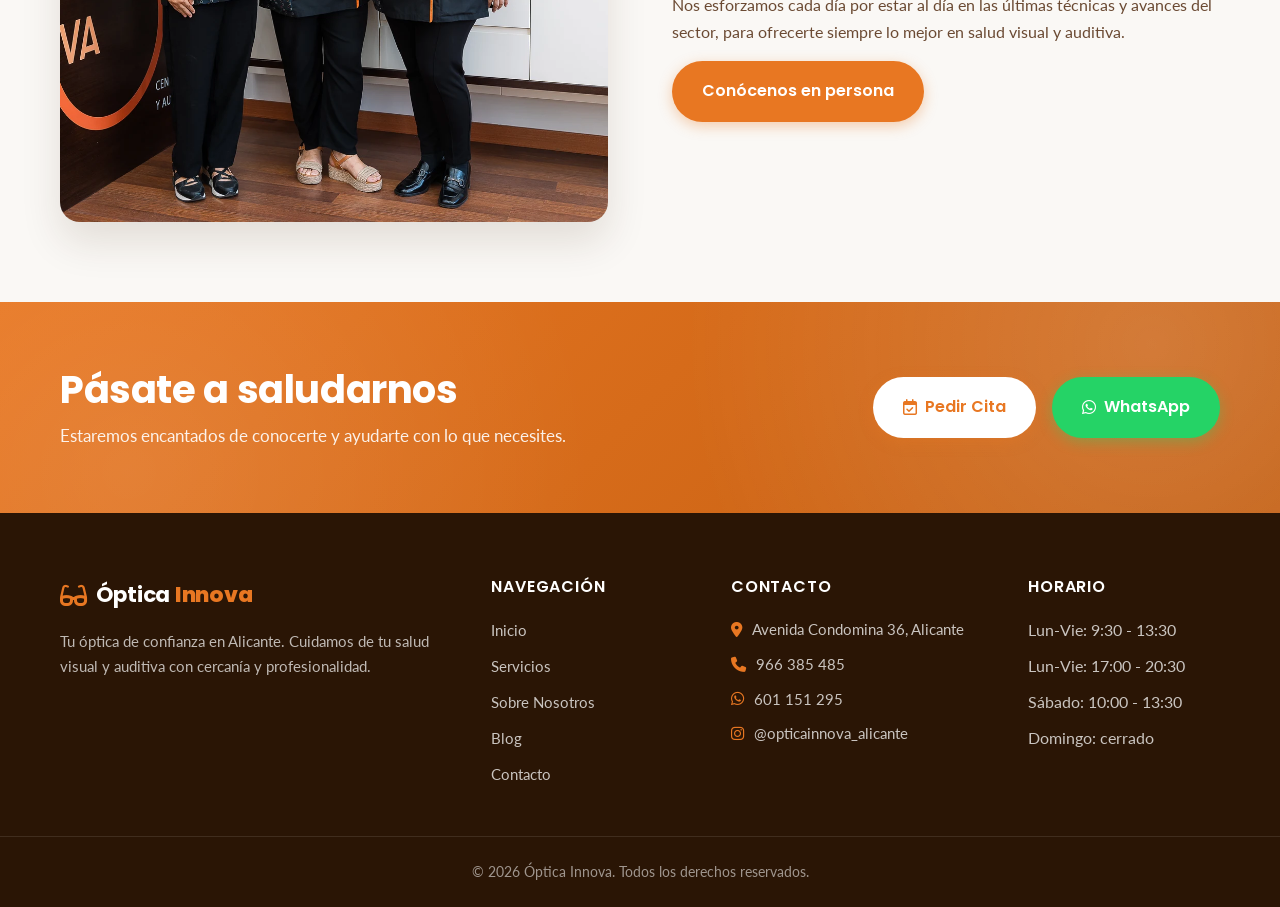
<file: sobre-nosotros.html>
<!DOCTYPE html>
<html lang="es">
<head>
    <meta charset="UTF-8">
    <meta name="viewport" content="width=device-width, initial-scale=1.0">
    <title>Sobre Nosotros | Óptica Innova en Alicante</title>
    <meta name="description" content="Conoce a Óptica Innova: un equipo cercano y profesional dedicado a la salud visual y auditiva en Alicante. Atención honesta y personalizada para toda la familia.">
    <meta name="keywords" content="sobre Óptica Innova, equipo óptica Alicante, ópticos Alicante, audiología Alicante">
    <link rel="canonical" href="https://opticainnova.com/sobre-nosotros.html">

    <meta property="og:type" content="website">
    <meta property="og:url" content="https://opticainnova.com/sobre-nosotros.html">
    <meta property="og:title" content="Sobre Nosotros | Óptica Innova Alicante">
    <meta property="og:description" content="Equipo cercano y profesional en el corazón de Alicante.">
    <meta property="og:image" content="https://opticainnova.com/img/og-image.jpg">
    <meta property="og:locale" content="es_ES">

    <link rel="icon" type="image/png" href="img/favicon.png">

    <link rel="preconnect" href="https://fonts.googleapis.com">
    <link rel="preconnect" href="https://fonts.gstatic.com" crossorigin>
    <link href="https://fonts.googleapis.com/css2?family=Poppins:wght@400;500;600;700;800&family=Lato:wght@300;400;700&display=swap" rel="stylesheet">

    <link rel="stylesheet" href="https://cdnjs.cloudflare.com/ajax/libs/font-awesome/6.5.1/css/all.min.css">
    <link rel="stylesheet" href="css/styles.css">
</head>
<body>

    <header class="site-header" id="siteHeader">
        <div class="container header-inner">
            <a href="index.html" class="logo" aria-label="Óptica Innova - Inicio">
                <img src="img/logo.webp" alt="Óptica Innova" class="logo-img">
            </a>
            <button class="nav-toggle" id="navToggle" aria-label="Abrir menú" aria-expanded="false">
                <span></span><span></span><span></span>
            </button>
            <nav class="main-nav" id="mainNav" aria-label="Menú principal">
                <ul>
                    <li><a href="index.html">Inicio</a></li>
                    <li><a href="servicios.html">Servicios</a></li>
                    <li><a href="sobre-nosotros.html" class="active">Sobre Nosotros</a></li>
                    <li><a href="blog.html">Blog</a></li>
                    <li><a href="contacto.html">Contacto</a></li>
                </ul>
            </nav>
        </div>
    </header>

    <main>

        <section class="page-hero" aria-label="Cabecera Sobre Nosotros">
            <div class="container">
                <span class="eyebrow">Sobre Nosotros</span>
                <h1>Cercanía, honestidad y profesionalidad</h1>
                <p>Conoce al equipo que cuida de tu salud visual y auditiva en Alicante.</p>
            </div>
        </section>

        <!-- HISTORIA -->
        <section class="section" aria-labelledby="historyTitle">
            <div class="container grid-2">
                <div class="reveal">
                    <span class="eyebrow">Nuestra historia</span>
                    <h2 id="historyTitle">Una óptica pensada para las personas</h2>
                    <p>En Óptica Innova creemos en la importancia de ofrecer una atención cercana, honesta y de confianza. Queremos que cada persona que entre en nuestra óptica se sienta cómoda y bien atendida desde el primer momento.</p>
                    <p>Nos dedicamos al cuidado de la salud visual y auditiva de toda la familia, ofreciendo soluciones personalizadas y adaptadas a las necesidades de cada cliente. Trabajamos con gafas graduadas, gafas de sol, lentes de contacto y servicios de audiología, siempre apostando por la calidad y el mejor asesoramiento.</p>
                </div>
                <img src="img/sobrenosotros1.webp" alt="Equipo de Óptica Innova en Alicante" class="about-photo" loading="lazy">
            </div>
        </section>

        <!-- VALORES -->
        <section class="section section-alt" aria-labelledby="valuesTitle">
            <div class="container">
                <div class="section-header reveal">
                    <span class="eyebrow">Nuestros valores</span>
                    <h2 id="valuesTitle">Lo que nos define</h2>
                    <p>Para nosotros, lo más importante es escuchar, aconsejar y ayudarte a encontrar la opción que mejor encaje contigo y con tu día a día.</p>
                </div>

                <div class="values-grid">
                    <div class="value-card reveal">
                        <div class="value-icon"><i class="fa-solid fa-handshake"></i></div>
                        <h3>Cercanía</h3>
                        <p>Trato humano y atención personalizada en cada visita. Te escuchamos para entender qué necesitas.</p>
                    </div>
                    <div class="value-card reveal">
                        <div class="value-icon"><i class="fa-solid fa-shield-halved"></i></div>
                        <h3>Honestidad</h3>
                        <p>Asesoramiento transparente. Solo te recomendamos lo que de verdad necesitas y te conviene.</p>
                    </div>
                    <div class="value-card reveal">
                        <div class="value-icon"><i class="fa-solid fa-user-graduate"></i></div>
                        <h3>Profesionalidad</h3>
                        <p>Formación continua y tecnología avanzada al servicio de tu salud visual y auditiva.</p>
                    </div>
                    <div class="value-card reveal">
                        <div class="value-icon"><i class="fa-solid fa-people-roof"></i></div>
                        <h3>Compromiso familiar</h3>
                        <p>Cuidamos de la visión y la audición de toda la familia, desde los más pequeños a los mayores.</p>
                    </div>
                </div>
            </div>
        </section>

        <!-- FOTO EQUIPO -->
        <section class="section section-alt" aria-label="Instalaciones Óptica Innova">
            <div class="container">
                <img src="img/sobrenosotros2.webp" alt="Interior de Óptica Innova en Alicante" class="about-photo about-photo-wide" loading="lazy">
            </div>
        </section>

        <!-- COMPROMISO -->
        <section class="section" aria-labelledby="commitTitle">
            <div class="container grid-2">
                <img src="img/sobrenosotros3.webp" alt="Equipo de Óptica Innova en Alicante" class="about-photo" loading="lazy">
                <div class="reveal">
                    <span class="eyebrow">Nuestro compromiso</span>
                    <h2 id="commitTitle">Profesionalidad y trato humano</h2>
                    <p>En Óptica Innova unimos profesionalidad, cercanía y trato humano para cuidar de ti y de los tuyos con la atención que merecéis.</p>
                    <p>Nos esforzamos cada día por estar al día en las últimas técnicas y avances del sector, para ofrecerte siempre lo mejor en salud visual y auditiva.</p>
                    <a href="contacto.html" class="btn btn-primary">Conócenos en persona</a>
                </div>
            </div>
        </section>

        <section class="cta-banner reveal" aria-labelledby="ctaTitle">
            <div class="container cta-inner">
                <div>
                    <h2 id="ctaTitle">Pásate a saludarnos</h2>
                    <p>Estaremos encantados de conocerte y ayudarte con lo que necesites.</p>
                </div>
                <div class="cta-actions">
                    <a href="contacto.html" class="btn btn-primary"><i class="fa-regular fa-calendar-check"></i> Pedir Cita</a>
                    <a href="https://wa.me/34601151295" class="btn btn-whatsapp" target="_blank" rel="noopener"><i class="fa-brands fa-whatsapp"></i> WhatsApp</a>
                </div>
            </div>
        </section>

    </main>

    <footer class="site-footer">
        <div class="container footer-grid">
            <div>
                <a href="index.html" class="logo logo-footer">
                    <i class="fa-solid fa-glasses"></i>
                    <span>Óptica <strong>Innova</strong></span>
                </a>
                <p>Tu óptica de confianza en Alicante. Cuidamos de tu salud visual y auditiva con cercanía y profesionalidad.</p>
            </div>
            <div>
                <h4>Navegación</h4>
                <ul class="footer-list">
                    <li><a href="index.html">Inicio</a></li>
                    <li><a href="servicios.html">Servicios</a></li>
                    <li><a href="sobre-nosotros.html">Sobre Nosotros</a></li>
                    <li><a href="blog.html">Blog</a></li>
                    <li><a href="contacto.html">Contacto</a></li>
                </ul>
            </div>
            <div>
                <h4>Contacto</h4>
                <ul class="footer-list footer-contact">
                    <li><i class="fa-solid fa-location-dot"></i> Avenida Condomina 36, Alicante</li>
                    <li><i class="fa-solid fa-phone"></i> <a href="tel:+34966385485">966 385 485</a></li>
                    <li><i class="fa-brands fa-whatsapp"></i> <a href="https://wa.me/34601151295" target="_blank" rel="noopener">601 151 295</a></li>
                    <li><i class="fa-brands fa-instagram"></i> <a href="https://www.instagram.com/opticainnova_alicante?igsh=OWp6ZGxqdWg0MnZ6" target="_blank" rel="noopener">@opticainnova_alicante</a></li>
                </ul>
            </div>
            <div>
                <h4>Horario</h4>
                <ul class="footer-list">
                    <li>Lun-Vie: 9:30 - 13:30</li>
                    <li>Lun-Vie: 17:00 - 20:30</li>
                    <li>Sábado: 10:00 - 13:30</li>
                    <li>Domingo: cerrado</li>
                </ul>
            </div>
        </div>
        <div class="footer-bottom">
            <div class="container">
                <p>&copy; <span id="currentYear"></span> Óptica Innova. Todos los derechos reservados.</p>
            </div>
        </div>
    </footer>

    <a href="https://wa.me/34601151295" class="whatsapp-float" target="_blank" rel="noopener" aria-label="Escríbenos por WhatsApp">
        <i class="fa-brands fa-whatsapp"></i>
    </a>

    <script src="js/main.js"></script>
</body>
</html>
</file>
<file: css/styles.css>
/* =========================================================
   ÓPTICA INNOVA - Hoja de estilos principal
   Paleta: Blanco roto #FAF8F5 | Naranja #E87722 | Marrón #3D1F0A
   Tipografías: Poppins (titulares) + Lato (texto)
   Mobile-first - Responsive
   ========================================================= */

/* ============== VARIABLES ============== */
:root {
    --color-bg: #FAF8F5;
    --color-bg-alt: #F2EDE5;
    --color-primary: #E87722;
    --color-primary-dark: #C45F12;
    --color-primary-light: #FBE7D4;
    --color-text: #3D1F0A;
    --color-text-soft: #6B4A33;
    --color-muted: #8C7361;
    --color-white: #FFFFFF;
    --color-border: #E6DED2;
    --color-dark: #2A1505;

    --font-heading: 'Poppins', sans-serif;
    --font-body: 'Lato', sans-serif;

    --radius-sm: 6px;
    --radius: 12px;
    --radius-lg: 20px;

    --shadow-sm: 0 2px 8px rgba(61, 31, 10, 0.06);
    --shadow: 0 8px 24px rgba(61, 31, 10, 0.08);
    --shadow-lg: 0 20px 40px rgba(61, 31, 10, 0.12);

    --transition: 0.3s cubic-bezier(0.4, 0, 0.2, 1);

    --container: 1200px;
    --header-height: 80px;
}

/* ============== RESET ============== */
*,
*::before,
*::after {
    box-sizing: border-box;
    margin: 0;
    padding: 0;
}

html {
    scroll-behavior: smooth;
    -webkit-text-size-adjust: 100%;
}

body {
    font-family: var(--font-body);
    font-size: 16px;
    line-height: 1.65;
    color: var(--color-text);
    background-color: var(--color-bg);
    overflow-x: hidden;
}

img {
    max-width: 100%;
    height: auto;
    display: block;
}

a {
    color: var(--color-primary);
    text-decoration: none;
    transition: color var(--transition);
}

a:hover {
    color: var(--color-primary-dark);
}

button {
    font-family: inherit;
    cursor: pointer;
    border: none;
    background: none;
}

ul {
    list-style: none;
}

/* ============== UTILS ============== */
.container {
    width: 100%;
    max-width: var(--container);
    margin: 0 auto;
    padding: 0 1.25rem;
}

.visually-hidden {
    position: absolute;
    width: 1px;
    height: 1px;
    padding: 0;
    margin: -1px;
    overflow: hidden;
    clip: rect(0, 0, 0, 0);
    white-space: nowrap;
    border: 0;
}

/* ============== TIPOGRAFÍA ============== */
h1, h2, h3, h4, h5, h6 {
    font-family: var(--font-heading);
    color: var(--color-text);
    line-height: 1.25;
    font-weight: 700;
    margin-bottom: 1rem;
}

h1 {
    font-size: clamp(2rem, 4.5vw, 3.25rem);
    font-weight: 800;
    letter-spacing: -0.02em;
}

h2 {
    font-size: clamp(1.65rem, 3vw, 2.4rem);
    font-weight: 700;
    letter-spacing: -0.01em;
}

h3 {
    font-size: 1.25rem;
    font-weight: 600;
}

h4 {
    font-size: 1.05rem;
    font-weight: 600;
}

p {
    margin-bottom: 1rem;
    color: var(--color-text-soft);
}

.eyebrow,
.hero-eyebrow {
    display: inline-block;
    font-family: var(--font-heading);
    font-size: 0.85rem;
    font-weight: 600;
    text-transform: uppercase;
    letter-spacing: 0.12em;
    color: var(--color-primary);
    margin-bottom: 0.75rem;
}

/* ============== BUTTONS ============== */
.btn {
    display: inline-flex;
    align-items: center;
    justify-content: center;
    gap: 0.5rem;
    padding: 0.95rem 1.75rem;
    font-family: var(--font-heading);
    font-weight: 600;
    font-size: 1rem;
    border-radius: 50px;
    transition: all var(--transition);
    cursor: pointer;
    text-align: center;
    border: 2px solid transparent;
    white-space: nowrap;
}

.btn-primary {
    background: var(--color-primary);
    color: var(--color-white);
    box-shadow: 0 4px 14px rgba(232, 119, 34, 0.35);
}

.btn-primary:hover {
    background: var(--color-primary-dark);
    color: var(--color-white);
    transform: translateY(-2px);
    box-shadow: 0 8px 20px rgba(232, 119, 34, 0.45);
}

.btn-secondary {
    background: transparent;
    color: var(--color-text);
    border-color: var(--color-text);
}

.btn-secondary:hover {
    background: var(--color-text);
    color: var(--color-white);
    transform: translateY(-2px);
}

.btn-whatsapp {
    background: #25D366;
    color: var(--color-white);
    box-shadow: 0 4px 14px rgba(37, 211, 102, 0.35);
}

.btn-whatsapp:hover {
    background: #1da851;
    color: var(--color-white);
    transform: translateY(-2px);
}

.btn-sm {
    padding: 0.6rem 1.2rem;
    font-size: 0.9rem;
}

.btn-block {
    width: 100%;
}

.btn-link {
    display: inline-flex;
    align-items: center;
    gap: 0.5rem;
    font-family: var(--font-heading);
    font-weight: 600;
    color: var(--color-primary);
    transition: gap var(--transition);
}

.btn-link:hover {
    gap: 0.85rem;
    color: var(--color-primary-dark);
}

/* ============== HEADER ============== */
.site-header {
    position: fixed;
    top: 0;
    left: 0;
    right: 0;
    z-index: 1000;
    background: rgba(250, 248, 245, 0.95);
    backdrop-filter: blur(10px);
    -webkit-backdrop-filter: blur(10px);
    transition: all var(--transition);
    border-bottom: 1px solid transparent;
}

.site-header.scrolled {
    box-shadow: var(--shadow-sm);
    border-bottom-color: var(--color-border);
}

.header-inner {
    display: flex;
    align-items: center;
    justify-content: space-between;
    height: var(--header-height);
}

.logo {
    display: flex;
    align-items: center;
    gap: 0.6rem;
    font-family: var(--font-heading);
    font-size: 1.35rem;
    font-weight: 700;
    color: var(--color-text);
    letter-spacing: -0.01em;
}

.logo i {
    color: var(--color-primary);
    font-size: 1.5rem;
}

.logo strong {
    color: var(--color-primary);
    font-weight: 800;
}

.logo:hover {
    color: var(--color-text);
}

.logo-img {
    display: block;
    height: 72px;
    width: auto;
    max-width: 220px;
    object-fit: contain;
}

/* Menú principal */
.main-nav ul {
    display: flex;
    align-items: center;
    gap: 2rem;
}

.main-nav a {
    font-family: var(--font-heading);
    font-weight: 500;
    color: var(--color-text);
    font-size: 0.95rem;
    position: relative;
    padding: 0.3rem 0;
}

.main-nav a:not(.btn)::after {
    content: '';
    position: absolute;
    left: 0;
    bottom: -4px;
    width: 0;
    height: 2px;
    background: var(--color-primary);
    transition: width var(--transition);
}

.main-nav a:not(.btn):hover::after,
.main-nav a.active::after {
    width: 100%;
}

.main-nav a.active {
    color: var(--color-primary);
}

.main-nav a.btn {
    color: var(--color-white);
}

/* Toggle móvil */
.nav-toggle {
    display: none;
    flex-direction: column;
    gap: 5px;
    width: 32px;
    height: 32px;
    justify-content: center;
    z-index: 1001;
}

.nav-toggle span {
    display: block;
    height: 3px;
    width: 100%;
    background: var(--color-text);
    border-radius: 3px;
    transition: all var(--transition);
}

.nav-toggle.active span:nth-child(1) {
    transform: translateY(8px) rotate(45deg);
}

.nav-toggle.active span:nth-child(2) {
    opacity: 0;
}

.nav-toggle.active span:nth-child(3) {
    transform: translateY(-8px) rotate(-45deg);
}

/* ============== HERO ============== */
.hero {
    position: relative;
    min-height: 92vh;
    display: flex;
    align-items: center;
    padding-top: calc(var(--header-height) + 2rem);
    padding-bottom: 4rem;
    overflow: hidden;
}

.hero-bg {
    position: absolute;
    inset: 0;
    background: linear-gradient(to right, rgba(61, 31, 10, 0.82) 0%, rgba(61, 31, 10, 0.48) 100%),
                url('../img/hero.webp') center center / cover no-repeat;
    z-index: -1;
}

/* Patrón decorativo opcional */
.hero-bg::after {
    content: '';
    position: absolute;
    inset: 0;
    background:
        radial-gradient(circle at 20% 30%, rgba(232, 119, 34, 0.25) 0%, transparent 50%),
        radial-gradient(circle at 80% 70%, rgba(232, 119, 34, 0.15) 0%, transparent 50%);
}

.hero-content {
    position: relative;
    z-index: 1;
    max-width: 760px;
    color: var(--color-white);
}

.hero-eyebrow {
    color: var(--color-primary);
    background: rgba(232, 119, 34, 0.18);
    padding: 0.4rem 1rem;
    border-radius: 50px;
}

.hero h1 {
    color: var(--color-white);
    margin-bottom: 1.25rem;
}

.hero-text {
    font-size: clamp(1.05rem, 1.6vw, 1.2rem);
    color: rgba(255, 255, 255, 0.9);
    margin-bottom: 2rem;
    max-width: 600px;
}

.hero-cta {
    display: flex;
    gap: 1rem;
    flex-wrap: wrap;
    margin-bottom: 2.5rem;
}

.hero .btn-secondary {
    background: rgba(255, 255, 255, 0.1);
    color: var(--color-white);
    border-color: rgba(255, 255, 255, 0.4);
    backdrop-filter: blur(10px);
}

.hero .btn-secondary:hover {
    background: var(--color-white);
    color: var(--color-text);
    border-color: var(--color-white);
}

.hero-badges {
    display: flex;
    flex-wrap: wrap;
    gap: 1.5rem;
    color: rgba(255, 255, 255, 0.92);
    font-size: 0.95rem;
}

.hero-badges li {
    display: flex;
    align-items: center;
    gap: 0.5rem;
}

.hero-badges i {
    color: var(--color-primary);
}

/* ============== PAGE HERO (sub-páginas) ============== */
.page-hero {
    padding-top: calc(var(--header-height) + 4rem);
    padding-bottom: 4rem;
    background: linear-gradient(135deg, var(--color-bg-alt) 0%, var(--color-bg) 100%);
    text-align: center;
    position: relative;
}

.page-hero::before {
    content: '';
    position: absolute;
    inset: 0;
    background: radial-gradient(circle at 50% 0%, rgba(232, 119, 34, 0.08), transparent 60%);
    pointer-events: none;
}

.page-hero h1 {
    margin-bottom: 1rem;
}

.page-hero p {
    font-size: 1.15rem;
    max-width: 700px;
    margin: 0 auto;
}

/* ============== SECTIONS ============== */
.section {
    padding: 5rem 0;
}

.section-alt {
    background: var(--color-bg-alt);
}

.section-dark {
    background: var(--color-text);
    color: var(--color-white);
}

.section-header {
    text-align: center;
    max-width: 760px;
    margin: 0 auto 3.5rem;
}

.section-header p {
    font-size: 1.05rem;
}

.grid-2 {
    display: grid;
    grid-template-columns: 1fr 1fr;
    gap: 4rem;
    align-items: center;
}

.grid-2.reverse > div:first-child {
    order: 2;
}

/* ============== INTRO SECTION ============== */
.intro-image {
    aspect-ratio: 1;
    border-radius: var(--radius-lg);
    box-shadow: var(--shadow-lg);
    position: relative;
    overflow: hidden;
}

.intro-image::before,
.intro-image::after {
    content: none;
}

/* ============== SERVICES GRID ============== */
.services-grid {
    display: grid;
    grid-template-columns: repeat(auto-fit, minmax(280px, 1fr));
    gap: 1.75rem;
    margin-bottom: 3rem;
}

.service-card {
    background: var(--color-white);
    padding: 2.25rem 1.75rem;
    border-radius: var(--radius);
    box-shadow: var(--shadow-sm);
    transition: all var(--transition);
    border: 1px solid var(--color-border);
}

.service-card:hover {
    transform: translateY(-6px);
    box-shadow: var(--shadow-lg);
    border-color: var(--color-primary-light);
}

.service-icon {
    width: 60px;
    height: 60px;
    border-radius: var(--radius);
    background: var(--color-primary-light);
    color: var(--color-primary);
    display: flex;
    align-items: center;
    justify-content: center;
    font-size: 1.6rem;
    margin-bottom: 1.25rem;
    transition: all var(--transition);
}

.service-card:hover .service-icon {
    background: var(--color-primary);
    color: var(--color-white);
    transform: scale(1.05);
}

.service-card h3 {
    margin-bottom: 0.75rem;
}

.service-card p {
    margin-bottom: 0;
    font-size: 0.95rem;
}

.center-cta {
    text-align: center;
    margin-top: 1rem;
}

/* ============== SERVICIOS DETALLE ============== */
.services-list {
    display: flex;
    flex-direction: column;
    gap: 5rem;
}

.service-item {
    display: grid;
    grid-template-columns: 1fr 1fr;
    gap: 3.5rem;
    align-items: center;
}

.service-item.reverse .service-image {
    order: 2;
}

.service-image {
    aspect-ratio: 4 / 3;
    border-radius: var(--radius-lg);
    background: linear-gradient(135deg, var(--color-primary-light), var(--color-bg-alt));
    box-shadow: var(--shadow);
    position: relative;
    overflow: hidden;
}

.service-image::before {
    content: '\f06e';
    font-family: 'Font Awesome 6 Free';
    font-weight: 900;
    position: absolute;
    inset: 0;
    display: flex;
    align-items: center;
    justify-content: center;
    font-size: 4.5rem;
    color: var(--color-primary);
    opacity: 0.3;
}

.service-image.has-photo::before {
    content: none;
}

.service-icon-lg {
    width: 70px;
    height: 70px;
    border-radius: var(--radius);
    background: var(--color-primary);
    color: var(--color-white);
    display: flex;
    align-items: center;
    justify-content: center;
    font-size: 1.85rem;
    margin-bottom: 1.5rem;
    box-shadow: 0 6px 16px rgba(232, 119, 34, 0.35);
}

.service-info h2 {
    margin-bottom: 1rem;
}

.check-list {
    margin: 1.5rem 0;
    display: flex;
    flex-direction: column;
    gap: 0.6rem;
}

.check-list li {
    display: flex;
    align-items: flex-start;
    gap: 0.6rem;
    color: var(--color-text-soft);
}

.check-list i {
    color: var(--color-primary);
    margin-top: 0.35rem;
    font-size: 0.85rem;
    background: var(--color-primary-light);
    width: 22px;
    height: 22px;
    border-radius: 50%;
    display: inline-flex;
    align-items: center;
    justify-content: center;
}

/* ============== BENEFITS ============== */
.benefits-grid {
    display: grid;
    grid-template-columns: repeat(auto-fit, minmax(240px, 1fr));
    gap: 2rem;
}

.benefit {
    text-align: center;
    padding: 1.5rem 1rem;
}

.benefit i {
    font-size: 2.5rem;
    color: var(--color-primary);
    margin-bottom: 1.25rem;
    display: inline-block;
}

.benefit h3 {
    margin-bottom: 0.6rem;
}

.benefit p {
    font-size: 0.95rem;
    margin-bottom: 0;
}

/* ============== TESTIMONIALS ============== */
.testimonials-grid {
    display: grid;
    grid-template-columns: repeat(auto-fit, minmax(280px, 1fr));
    gap: 1.75rem;
}

.testimonial {
    background: var(--color-white);
    padding: 2rem;
    border-radius: var(--radius);
    box-shadow: var(--shadow-sm);
    border: 1px solid var(--color-border);
    transition: all var(--transition);
}

.testimonial:hover {
    box-shadow: var(--shadow);
    transform: translateY(-4px);
}

.stars {
    color: var(--color-primary);
    margin-bottom: 1rem;
    font-size: 0.95rem;
}

.testimonial p {
    font-style: italic;
    margin-bottom: 1.25rem;
}

.testimonial footer {
    font-size: 0.9rem;
    color: var(--color-muted);
}

.testimonial footer strong {
    color: var(--color-text);
    font-family: var(--font-heading);
}

/* ============== CTA BANNER ============== */
.cta-banner {
    background: linear-gradient(135deg, var(--color-primary) 0%, var(--color-primary-dark) 100%);
    padding: 4rem 0;
    color: var(--color-white);
    position: relative;
    overflow: hidden;
}

.cta-banner::before {
    content: '';
    position: absolute;
    inset: 0;
    background:
        radial-gradient(circle at 90% 20%, rgba(255, 255, 255, 0.15) 0%, transparent 40%),
        radial-gradient(circle at 10% 80%, rgba(255, 255, 255, 0.1) 0%, transparent 40%);
    pointer-events: none;
}

.cta-inner {
    display: flex;
    align-items: center;
    justify-content: space-between;
    gap: 2rem;
    flex-wrap: wrap;
    position: relative;
}

.cta-banner h2 {
    color: var(--color-white);
    margin-bottom: 0.5rem;
}

.cta-banner p {
    color: rgba(255, 255, 255, 0.9);
    margin-bottom: 0;
    font-size: 1.05rem;
}

.cta-banner .btn-primary {
    background: var(--color-white);
    color: var(--color-primary);
}

.cta-banner .btn-primary:hover {
    background: var(--color-text);
    color: var(--color-white);
}

.cta-actions {
    display: flex;
    gap: 1rem;
    flex-wrap: wrap;
}

.cta-actions.center {
    justify-content: center;
}

/* ============== GALLERY ============== */
.gallery-grid {
    display: grid;
    grid-template-columns: repeat(auto-fit, minmax(220px, 1fr));
    gap: 1.5rem;
    margin-bottom: 3rem;
}

.gallery-item {
    aspect-ratio: 1;
    border-radius: var(--radius);
    background: linear-gradient(135deg, var(--color-primary-light), #fff);
    position: relative;
    overflow: hidden;
    box-shadow: var(--shadow-sm);
    transition: box-shadow var(--transition), transform var(--transition);
    cursor: pointer;
    transform: translateZ(0);
}

.gallery-item:hover {
    transform: translateY(-6px) scale(1.02);
    box-shadow: var(--shadow-lg);
}

.gallery-item img {
    position: absolute;
    inset: 0;
    width: 100%;
    height: 100%;
    object-fit: cover;
    display: block;
    transition: transform var(--transition);
}

.gallery-item:hover img {
    transform: scale(1.05);
}

.gallery-label {
    position: absolute;
    bottom: 1rem;
    left: 1rem;
    background: var(--color-text);
    color: var(--color-white);
    padding: 0.4rem 0.9rem;
    border-radius: 50px;
    font-size: 0.8rem;
    font-family: var(--font-heading);
    font-weight: 500;
}

/* ============== ABOUT ============== */
.about-photo {
    display: block;
    width: 100%;
    aspect-ratio: 1;
    object-fit: cover;
    object-position: center;
    border-radius: var(--radius-lg);
    box-shadow: var(--shadow-lg);
}

.about-photo-wide {
    aspect-ratio: 4 / 3;
}

.gallery-photo-graduadas,
.gallery-photo-sol,
.gallery-photo-infantiles,
.gallery-photo-montura {
    /* background cargado vía data-bg (lazy) */
}


/* ============== VALUES ============== */
.values-grid {
    display: grid;
    grid-template-columns: repeat(auto-fit, minmax(240px, 1fr));
    gap: 1.75rem;
}

.value-card {
    background: var(--color-white);
    padding: 2.25rem 1.75rem;
    border-radius: var(--radius);
    text-align: center;
    box-shadow: var(--shadow-sm);
    border: 1px solid var(--color-border);
    transition: all var(--transition);
}

.value-card:hover {
    transform: translateY(-6px);
    box-shadow: var(--shadow-lg);
}

.value-icon {
    width: 70px;
    height: 70px;
    border-radius: 50%;
    background: var(--color-primary-light);
    color: var(--color-primary);
    display: inline-flex;
    align-items: center;
    justify-content: center;
    font-size: 1.85rem;
    margin-bottom: 1.25rem;
    transition: all var(--transition);
}

.value-card:hover .value-icon {
    background: var(--color-primary);
    color: var(--color-white);
}

.value-card h3 {
    margin-bottom: 0.6rem;
}

.value-card p {
    margin-bottom: 0;
    font-size: 0.95rem;
}

/* ============== STATS ============== */
.stats-grid {
    display: grid;
    grid-template-columns: repeat(auto-fit, minmax(180px, 1fr));
    gap: 2.5rem;
    text-align: center;
}

.stat strong {
    display: block;
    font-family: var(--font-heading);
    font-size: clamp(2rem, 4vw, 3rem);
    font-weight: 800;
    color: var(--color-primary);
    margin-bottom: 0.3rem;
}

.stat span {
    color: rgba(255, 255, 255, 0.85);
    font-size: 0.95rem;
}

/* ============== BLOG ============== */
.blog-intro {
    max-width: 800px;
    margin: 0 auto;
    text-align: center;
}

.blog-grid {
    display: grid;
    grid-template-columns: repeat(auto-fit, minmax(290px, 1fr));
    gap: 1.75rem;
}

.blog-card {
    background: var(--color-white);
    border-radius: var(--radius);
    overflow: hidden;
    box-shadow: var(--shadow-sm);
    border: 1px solid var(--color-border);
    transition: all var(--transition);
    display: flex;
    flex-direction: column;
}

.blog-card:hover {
    transform: translateY(-6px);
    box-shadow: var(--shadow-lg);
}

.blog-card-img {
    aspect-ratio: 16 / 10;
    background: linear-gradient(135deg, var(--color-primary-light), var(--color-bg-alt));
    position: relative;
    overflow: hidden;
}

.blog-card-img::before {
    content: '\f06e';
    font-family: 'Font Awesome 6 Free';
    font-weight: 900;
    position: absolute;
    inset: 0;
    display: flex;
    align-items: center;
    justify-content: center;
    font-size: 3rem;
    color: var(--color-primary);
    opacity: 0.35;
}

.blog-card-img.bg-2 { background: linear-gradient(135deg, #FBE7D4, #F8D7B8); }
.blog-card-img.bg-2::before { content: '\f06e'; }
.blog-card-img.bg-3 { background: linear-gradient(135deg, #F2EDE5, #E6DED2); }
.blog-card-img.bg-3::before { content: '\f2a2'; }
.blog-card-img.bg-4 { background: linear-gradient(135deg, #FBE7D4, #FAF8F5); }
.blog-card-img.bg-4::before { content: '\f109'; }
.blog-card-img.bg-5 { background: linear-gradient(135deg, #F8D7B8, #FBE7D4); }
.blog-card-img.bg-5::before { content: '\f185'; }
.blog-card-img.bg-6 { background: linear-gradient(135deg, #FAF8F5, #F2EDE5); }
.blog-card-img.bg-6::before { content: '\f002'; }

.blog-card-body {
    padding: 1.5rem;
    flex: 1;
    display: flex;
    flex-direction: column;
}

.blog-tag {
    display: inline-block;
    background: var(--color-primary-light);
    color: var(--color-primary);
    padding: 0.25rem 0.75rem;
    border-radius: 50px;
    font-size: 0.75rem;
    font-family: var(--font-heading);
    font-weight: 600;
    text-transform: uppercase;
    letter-spacing: 0.05em;
    margin-bottom: 0.85rem;
    align-self: flex-start;
}

.blog-card h3 {
    margin-bottom: 0.6rem;
    font-size: 1.15rem;
}

.blog-card p {
    font-size: 0.95rem;
    flex: 1;
    margin-bottom: 1rem;
}

.blog-soon {
    color: var(--color-muted);
    font-size: 0.85rem;
    font-family: var(--font-heading);
    font-weight: 500;
    display: inline-flex;
    align-items: center;
    gap: 0.4rem;
}

.notify-box {
    background: var(--color-white);
    padding: 3rem 2rem;
    border-radius: var(--radius-lg);
    text-align: center;
    max-width: 800px;
    margin: 0 auto;
    box-shadow: var(--shadow);
    border: 1px solid var(--color-border);
}

.notify-box h2 {
    margin-bottom: 0.75rem;
}

/* ============== CONTACT ============== */
.contact-grid {
    display: grid;
    grid-template-columns: repeat(auto-fit, minmax(220px, 1fr));
    gap: 1.5rem;
}

.contact-card {
    background: var(--color-white);
    padding: 2rem 1.5rem;
    border-radius: var(--radius);
    text-align: center;
    box-shadow: var(--shadow-sm);
    border: 1px solid var(--color-border);
    transition: all var(--transition);
    color: var(--color-text);
    display: block;
}

.contact-card:hover:not(.no-link) {
    transform: translateY(-6px);
    box-shadow: var(--shadow-lg);
    color: var(--color-text);
    border-color: var(--color-primary-light);
}

.contact-icon {
    width: 60px;
    height: 60px;
    border-radius: 50%;
    background: var(--color-primary-light);
    color: var(--color-primary);
    display: inline-flex;
    align-items: center;
    justify-content: center;
    font-size: 1.6rem;
    margin-bottom: 1rem;
    transition: all var(--transition);
}

.contact-card:hover:not(.no-link) .contact-icon {
    background: var(--color-primary);
    color: var(--color-white);
}

.contact-card h3 {
    margin-bottom: 0.4rem;
    font-size: 1.1rem;
}

.contact-card p {
    color: var(--color-text-soft);
    margin-bottom: 0.6rem;
    font-size: 0.95rem;
}

.contact-action {
    display: inline-block;
    color: var(--color-primary);
    font-weight: 600;
    font-family: var(--font-heading);
    font-size: 0.9rem;
}

.contact-card.no-link {
    cursor: default;
}

/* Layout formulario + mapa */
.contact-layout {
    display: grid;
    grid-template-columns: 1fr 1fr;
    gap: 3rem;
    align-items: stretch;
}

.contact-layout-single {
    grid-template-columns: 1fr;
    max-width: 860px;
    margin-left: auto;
    margin-right: auto;
}

.contact-form-wrap {
    background: var(--color-white);
    padding: 2.5rem;
    border-radius: var(--radius-lg);
    box-shadow: var(--shadow);
    border: 1px solid var(--color-border);
}

.contact-form-wrap h2 {
    margin-bottom: 0.5rem;
}

.contact-form {
    margin-top: 1.5rem;
}

.form-row {
    display: grid;
    grid-template-columns: 1fr 1fr;
    gap: 1rem;
}

.form-group {
    margin-bottom: 1.25rem;
}

.form-group label {
    display: block;
    font-family: var(--font-heading);
    font-weight: 500;
    font-size: 0.9rem;
    color: var(--color-text);
    margin-bottom: 0.4rem;
}

.form-group input,
.form-group select,
.form-group textarea {
    width: 100%;
    padding: 0.85rem 1rem;
    font-family: var(--font-body);
    font-size: 0.95rem;
    color: var(--color-text);
    background: var(--color-bg);
    border: 2px solid var(--color-border);
    border-radius: var(--radius-sm);
    transition: all var(--transition);
}

.form-group input:focus,
.form-group select:focus,
.form-group textarea:focus {
    outline: none;
    border-color: var(--color-primary);
    background: var(--color-white);
    box-shadow: 0 0 0 4px rgba(232, 119, 34, 0.12);
}

.form-group textarea {
    resize: vertical;
    min-height: 100px;
}

.form-check {
    display: flex;
    align-items: flex-start;
    gap: 0.75rem;
}

.form-check input[type="checkbox"] {
    width: 18px;
    height: 18px;
    flex-shrink: 0;
    margin-top: 0.2rem;
    accent-color: var(--color-primary);
    cursor: pointer;
}

.form-check label {
    margin-bottom: 0;
    font-size: 0.85rem;
    color: var(--color-text-soft);
    font-weight: 400;
    font-family: var(--font-body);
    cursor: pointer;
}

.form-feedback {
    margin-top: 1rem;
    padding: 0.75rem 1rem;
    border-radius: var(--radius-sm);
    font-size: 0.9rem;
    display: none;
}

.form-feedback.success {
    display: block;
    background: #DFF3E1;
    color: #1B6A2A;
    border: 1px solid #B7DDBC;
}

.form-feedback.error {
    display: block;
    background: #FCE3E3;
    color: #8E1B1B;
    border: 1px solid #F2BCBC;
}

/* Lado del mapa */
.contact-side {
    display: flex;
    flex-direction: column;
    gap: 1.5rem;
}

.contact-map {
    min-height: 380px;
    border-radius: var(--radius-lg);
    overflow: hidden;
    box-shadow: var(--shadow);
    border: 1px solid var(--color-border);
}

.contact-side-info {
    background: var(--color-white);
    padding: 1.75rem;
    border-radius: var(--radius);
    box-shadow: var(--shadow-sm);
    border: 1px solid var(--color-border);
}

.contact-side-info h2,
.contact-side-info h3 {
    margin-bottom: 0.6rem;
}

.contact-side-info .footer-contact li {
    color: var(--color-text-soft);
}

.contact-side-info .footer-list a {
    color: var(--color-text-soft);
}

.contact-side-info .footer-list a:hover {
    color: var(--color-primary);
}

/* ============== FOOTER ============== */
.site-footer {
    background: var(--color-dark);
    color: rgba(255, 255, 255, 0.75);
    padding-top: 4rem;
    margin-top: 0;
}

.footer-grid {
    display: grid;
    grid-template-columns: 2fr 1fr 1.3fr 1fr;
    gap: 3rem;
    padding-bottom: 3rem;
}

.footer-grid > div p {
    color: rgba(255, 255, 255, 0.7);
    font-size: 0.95rem;
}

.footer-grid h4 {
    color: var(--color-white);
    margin-bottom: 1.25rem;
    font-size: 1rem;
    text-transform: uppercase;
    letter-spacing: 0.05em;
}

.logo-footer {
    color: var(--color-white);
    margin-bottom: 1rem;
    display: inline-flex;
}

.logo-footer:hover {
    color: var(--color-white);
}

.footer-list {
    display: flex;
    flex-direction: column;
    gap: 0.6rem;
}

.footer-list a {
    color: rgba(255, 255, 255, 0.75);
    font-size: 0.95rem;
    transition: color var(--transition);
}

.footer-list a:hover {
    color: var(--color-primary);
}

.footer-contact li {
    display: flex;
    align-items: flex-start;
    gap: 0.6rem;
    color: rgba(255, 255, 255, 0.75);
    font-size: 0.95rem;
}

.footer-contact i {
    color: var(--color-primary);
    margin-top: 0.3rem;
    flex-shrink: 0;
}

.footer-bottom {
    border-top: 1px solid rgba(255, 255, 255, 0.1);
    padding: 1.5rem 0;
}

.footer-bottom p {
    text-align: center;
    margin: 0;
    color: rgba(255, 255, 255, 0.55);
    font-size: 0.85rem;
}

/* ============== WHATSAPP FLOTANTE ============== */
.whatsapp-float {
    position: fixed;
    bottom: 1.5rem;
    right: 1.5rem;
    width: 60px;
    height: 60px;
    border-radius: 50%;
    background: #25D366;
    color: var(--color-white);
    display: flex;
    align-items: center;
    justify-content: center;
    font-size: 1.85rem;
    box-shadow: 0 8px 24px rgba(37, 211, 102, 0.45);
    z-index: 999;
    transition: all var(--transition);
    animation: pulse 2.5s infinite;
}

.whatsapp-float:hover {
    background: #1da851;
    color: var(--color-white);
    transform: scale(1.1);
}

@keyframes pulse {
    0%, 100% {
        box-shadow: 0 8px 24px rgba(37, 211, 102, 0.45), 0 0 0 0 rgba(37, 211, 102, 0.6);
    }
    50% {
        box-shadow: 0 8px 24px rgba(37, 211, 102, 0.45), 0 0 0 14px rgba(37, 211, 102, 0);
    }
}

/* ============== ANIMACIONES SCROLL ============== */
.reveal {
    opacity: 0;
    transform: translateY(30px);
    transition: opacity 0.7s ease-out, transform 0.7s ease-out;
}

.reveal.visible {
    opacity: 1;
    transform: translateY(0);
}

.gallery-item.reveal {
    transform: none;
    transition: opacity 0.7s ease-out, box-shadow var(--transition), transform var(--transition);
}

.gallery-item.reveal.visible {
    opacity: 1;
}

@media (prefers-reduced-motion: reduce) {
    .reveal {
        opacity: 1;
        transform: none;
        transition: none;
    }
    .whatsapp-float {
        animation: none;
    }
    html {
        scroll-behavior: auto;
    }
}

/* ============== RESPONSIVE ============== */
@media (max-width: 992px) {
    .footer-grid {
        grid-template-columns: 1fr 1fr;
        gap: 2.5rem;
    }
    .grid-2,
    .service-item,
    .contact-layout {
        grid-template-columns: 1fr;
        gap: 2.5rem;
    }
    .grid-2.reverse > div:first-child {
        order: 0;
    }
    .service-item .service-image {
        order: 2;
    }
}

@media (max-width: 768px) {
    .section {
        padding: 3.5rem 0;
    }

    .nav-toggle {
        display: flex;
    }

    .main-nav {
        position: fixed;
        top: 0;
        right: -100%;
        width: 85%;
        max-width: 360px;
        height: 100vh;
        background: var(--color-white);
        padding: calc(var(--header-height) + 1.5rem) 2rem 2rem;
        box-shadow: -10px 0 30px rgba(0, 0, 0, 0.1);
        transition: right var(--transition);
        overflow-y: auto;
    }

    .main-nav.open {
        right: 0;
    }

    .main-nav ul {
        flex-direction: column;
        align-items: stretch;
        gap: 0.5rem;
    }

    .main-nav li {
        width: 100%;
    }

    .main-nav a {
        display: block;
        padding: 0.85rem 0;
        font-size: 1.05rem;
        border-bottom: 1px solid var(--color-border);
    }

    .main-nav a:not(.btn)::after {
        display: none;
    }

    .main-nav a.btn {
        margin-top: 1rem;
        text-align: center;
        border-bottom: none;
    }

    .hero {
        min-height: 80vh;
        text-align: left;
    }

    .hero-cta {
        flex-direction: column;
        align-items: stretch;
    }

    .hero-cta .btn {
        width: 100%;
    }

    .hero-badges {
        flex-direction: column;
        gap: 0.6rem;
    }

    .cta-inner {
        flex-direction: column;
        text-align: center;
    }

    .form-row {
        grid-template-columns: 1fr;
    }

    .contact-form-wrap {
        padding: 1.75rem;
    }

    .footer-grid {
        grid-template-columns: 1fr;
        text-align: left;
    }

    .whatsapp-float {
        width: 56px;
        height: 56px;
        font-size: 1.7rem;
        bottom: 1.2rem;
        right: 1.2rem;
    }
}

@media (max-width: 480px) {
    h1 {
        font-size: 1.8rem;
    }
    h2 {
        font-size: 1.5rem;
    }
    .section {
        padding: 3rem 0;
    }
    .btn {
        padding: 0.85rem 1.4rem;
        font-size: 0.95rem;
    }
    .contact-form-wrap {
        padding: 1.5rem 1.25rem;
    }
    .logo-img {
        height: 58px;
        max-width: 170px;
    }
}

/* Overlay para menú móvil */
.menu-overlay {
    position: fixed;
    inset: 0;
    background: rgba(0, 0, 0, 0.5);
    opacity: 0;
    visibility: hidden;
    transition: all var(--transition);
    z-index: 998;
}

.menu-overlay.active {
    opacity: 1;
    visibility: visible;
}

body.no-scroll {
    overflow: hidden;
}
</file>
